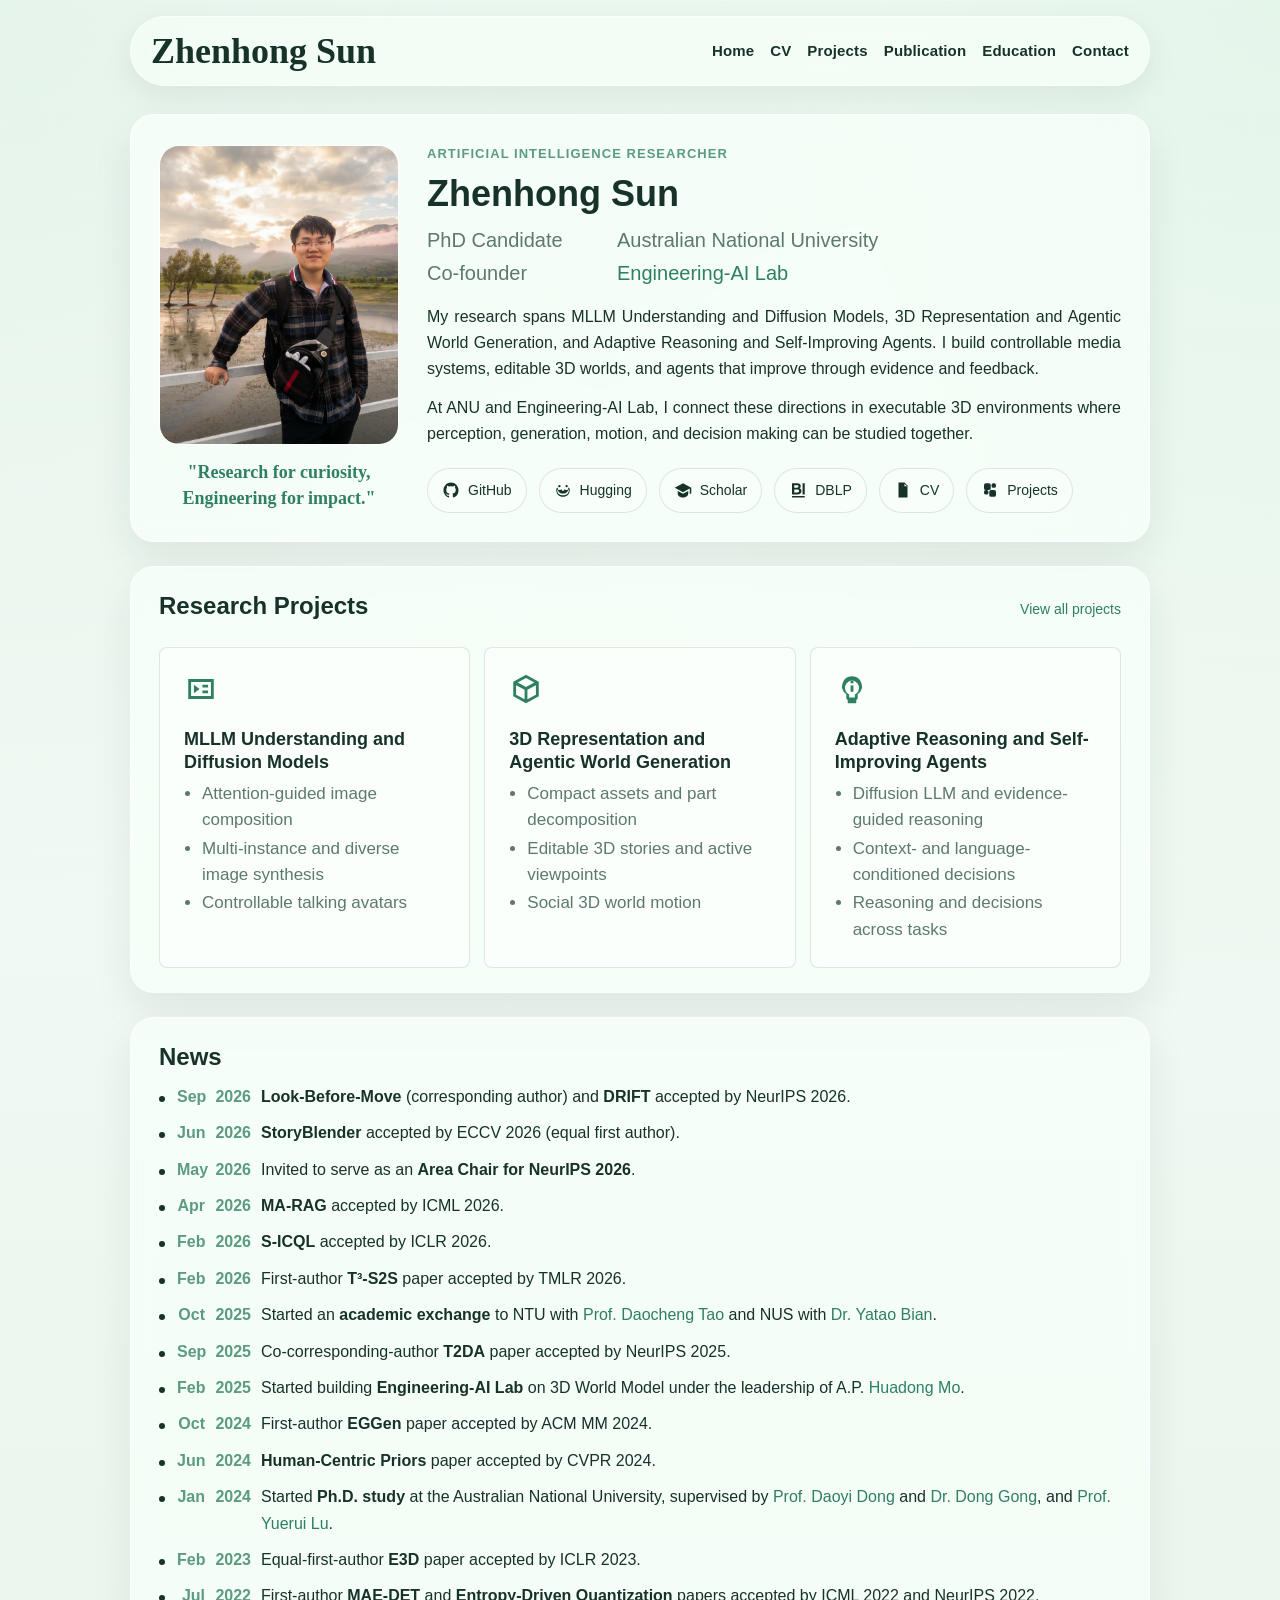
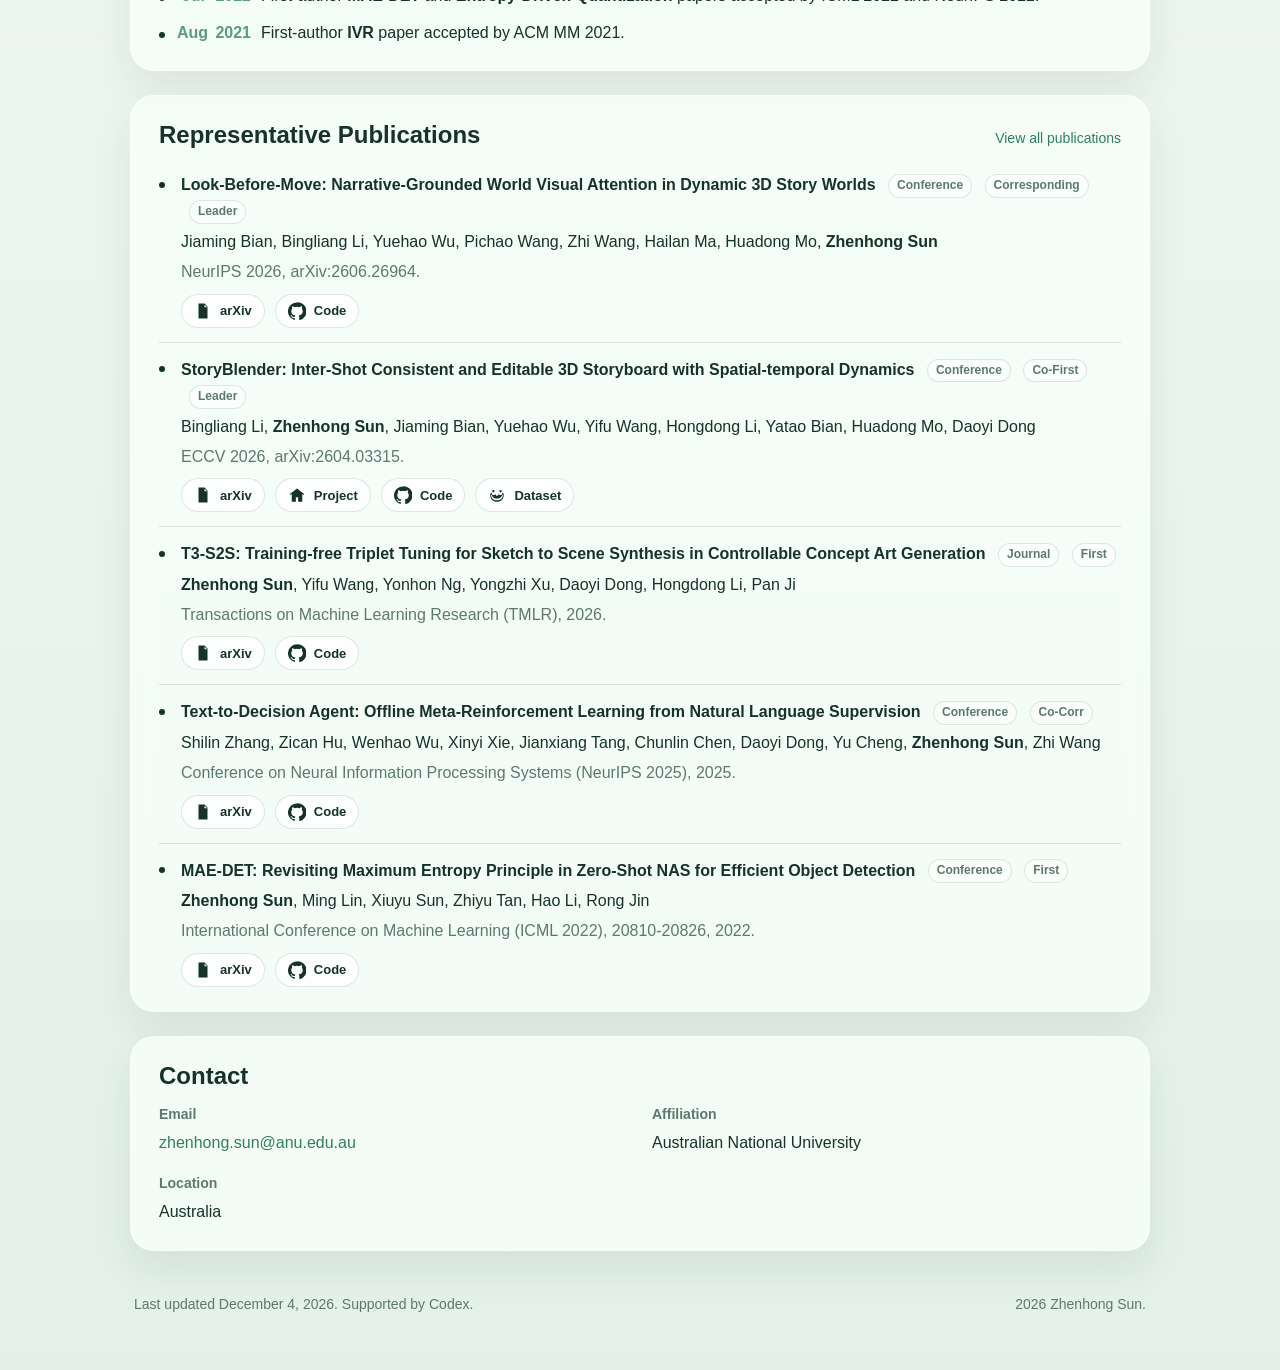
<file: index.html>
<!DOCTYPE html>
<html lang="en">
  <head>
    <meta charset="UTF-8" />
    <meta name="viewport" content="width=device-width, initial-scale=1.0" />
    <title>Zhenhong Sun | Home</title>
    <meta
      name="description"
      content="Academic homepage of Zhenhong Sun, featuring research projects, publications, and academic experience."
    />
    <link rel="icon" href="favicon.svg" type="image/svg+xml" />
    <link rel="stylesheet" href="styles.css" />
  </head>
  <body>
    <div class="page-shell">
      <header class="site-header">
        <a class="brand" href="index.html">Zhenhong Sun</a>
        <nav class="site-nav" aria-label="Primary">
          <a href="index.html">Home</a>
          <a href="cv.html">CV</a>
          <a href="projects.html">Projects</a>
          <a href="publications.html">Publication</a>
          <a href="education.html">Education</a>
          <a href="#contact">Contact</a>
        </nav>
      </header>

      <main>
        <section class="hero-panel">
          <div class="hero-photo-wrap">
            <img
              class="hero-photo"
              src="ZhenhongSun.jpg"
              alt="Portrait of Zhenhong Sun"
            />
            <p class="hero-slogan">
              <span>"Research for curiosity,</span>
              <span>Engineering for impact."</span>
            </p>
          </div>
          <div class="hero-copy">
            <p class="meta">Artificial Intelligence Researcher</p>
            <h1 class="page-title">Zhenhong Sun</h1>
            <div class="subtitle">
              <div class="subtitle-row">
                <span>PhD Candidate</span>
                <span>Australian National University</span>
              </div>
              <div class="subtitle-row">
                <span>Co-founder</span>
                <span>
                  <a
                    href="https://engineeringai-lab.github.io"
                    target="_blank"
                    rel="noreferrer"
                  >Engineering-AI Lab</a>
                </span>
              </div>
            </div>
            <p class="lede">
              My research spans MLLM Understanding and Diffusion Models, 3D Representation and Agentic World Generation, and Adaptive Reasoning and Self-Improving Agents. I build controllable media systems, editable 3D worlds, and agents that improve through evidence and feedback.
            </p>
            <p class="lede lede-secondary">
              At ANU and Engineering-AI Lab, I connect these directions in executable 3D environments where perception, generation, motion, and decision making can be studied together.
            </p>
            <div class="icon-links" aria-label="Profile links">
              <a
                class="icon-link"
                href="https://github.com/EngineeringAI-LAB"
                target="_blank"
                rel="noreferrer"
                aria-label="GitHub"
                title="GitHub"
              >
                <svg viewBox="0 0 24 24" aria-hidden="true">
                  <path d="M12 2C6.48 2 2 6.58 2 12.22c0 4.52 2.87 8.35 6.84 9.7.5.1.68-.22.68-.49 0-.24-.01-.88-.01-1.73-2.78.62-3.37-1.37-3.37-1.37-.45-1.18-1.11-1.5-1.11-1.5-.91-.64.07-.63.07-.63 1.01.07 1.54 1.06 1.54 1.06.9 1.57 2.36 1.12 2.94.86.09-.67.35-1.12.63-1.38-2.22-.26-4.56-1.14-4.56-5.06 0-1.12.39-2.03 1.03-2.75-.1-.26-.45-1.31.1-2.72 0 0 .84-.28 2.75 1.05A9.35 9.35 0 0 1 12 6.92c.85 0 1.7.12 2.5.34 1.9-1.33 2.74-1.05 2.74-1.05.55 1.41.2 2.46.1 2.72.64.72 1.03 1.63 1.03 2.75 0 3.93-2.34 4.8-4.57 5.05.36.32.68.94.68 1.9 0 1.38-.01 2.49-.01 2.83 0 .27.18.59.69.49A10.22 10.22 0 0 0 22 12.22C22 6.58 17.52 2 12 2Z" />
                </svg>
                <span>GitHub</span>
              </a>
              <a
                class="icon-link"
                href="https://huggingface.co/EngineeringAI-LAB"
                target="_blank"
                rel="noreferrer"
                aria-label="Hugging Face"
                title="Hugging Face"
              >
                <svg viewBox="0 0 24 24" aria-hidden="true">
                  <path d="M7.2 8.4a1.6 1.6 0 1 1 0-3.2 1.6 1.6 0 0 1 0 3.2Zm9.6 0a1.6 1.6 0 1 1 0-3.2 1.6 1.6 0 0 1 0 3.2ZM5.4 11.2c.7.45 1.55.68 2.5.68.86 0 1.66-.19 2.36-.56.2-.1.44.03.46.25.1 1.04.63 1.69 1.28 1.69s1.18-.65 1.28-1.69c.02-.22.26-.35.46-.25.7.37 1.5.56 2.36.56.95 0 1.8-.23 2.5-.68.22-.14.5.05.45.31-.56 3.11-3.45 5.29-7.05 5.29s-6.49-2.18-7.05-5.29c-.05-.26.23-.45.45-.31Z" />
                  <path d="M4.25 8.92c-.6.46-1.25 1.44-1.25 3.36C3 17.3 6.82 21 12 21s9-3.7 9-8.72c0-1.92-.65-2.9-1.25-3.36-.37-.29-.89.02-.8.49.08.42.05.92-.17 1.38-.15.31.05.68.39.72.35.04.61.34.61.69 0 4.03-3.13 6.8-7.78 6.8s-7.78-2.77-7.78-6.8c0-.35.26-.65.61-.69.34-.04.54-.41.39-.72-.22-.46-.25-.96-.17-1.38.09-.47-.43-.78-.8-.49Z" />
                </svg>
                <span>Hugging</span>
              </a>
              <a
                class="icon-link"
                href="https://scholar.google.com/citations?user=eDiXHP8AAAAJ"
                target="_blank"
                rel="noreferrer"
                aria-label="Google Scholar"
                title="Google Scholar"
              >
                <svg viewBox="0 0 24 24" aria-hidden="true">
                  <path d="M12 3 1 9l11 6 9-4.91V17h2V9L12 3Zm0 14L5 13.18V17c0 2.76 3.13 5 7 5s7-2.24 7-5v-3.82L12 17Z" />
                </svg>
                <span>Scholar</span>
              </a>
              <a
                class="icon-link"
                href="https://dblp.org/pid/250/5750.html"
                target="_blank"
                rel="noreferrer"
                aria-label="DBLP"
                title="DBLP"
              >
                <svg viewBox="0 0 24 24" aria-hidden="true">
                  <path d="M4 3h7.2c2.7 0 4.5 1.54 4.5 3.86 0 1.25-.55 2.3-1.54 2.94 1.53.56 2.48 1.85 2.48 3.55 0 2.8-2.05 4.65-5.15 4.65H4V3Zm3 2.7v3.15h3.76c1.17 0 1.88-.59 1.88-1.58 0-1-.72-1.57-1.88-1.57H7Zm0 5.75v3.85h4.13c1.5 0 2.35-.72 2.35-1.94 0-1.19-.86-1.91-2.35-1.91H7Z" />
                  <path d="M18.1 3H21v15h-2.9V3Z" />
                  <path d="M4 20h17v2H4v-2Z" />
                </svg>
                <span>DBLP</span>
              </a>
              <a
                class="icon-link"
                href="cv.html"
                aria-label="Curriculum Vitae"
                title="Curriculum Vitae"
              >
                <svg viewBox="0 0 24 24" aria-hidden="true">
                  <path d="M6 2h8l4 4v16H6V2Zm8 1.5V7h3.5L14 3.5ZM8 10h8v1.5H8V10Zm0 3h8v1.5H8V13Zm0 3h6v1.5H8V16Z" />
                </svg>
                <span>CV</span>
              </a>
              <a
                class="icon-link"
                href="projects.html"
                aria-label="Projects"
                title="Projects"
              >
                <svg viewBox="0 0 24 24" aria-hidden="true">
                  <path d="M4 5.5A2.5 2.5 0 0 1 6.5 3h4A2.5 2.5 0 0 1 13 5.5v4A2.5 2.5 0 0 1 10.5 12h-4A2.5 2.5 0 0 1 4 9.5v-4Zm7 9A2.5 2.5 0 0 1 13.5 12h4a2.5 2.5 0 0 1 2.5 2.5v4a2.5 2.5 0 0 1-2.5 2.5h-4a2.5 2.5 0 0 1-2.5-2.5v-4Zm-7 0A2.5 2.5 0 0 1 6.5 12h1A2.5 2.5 0 0 1 10 14.5v1A2.5 2.5 0 0 1 7.5 18h-1A2.5 2.5 0 0 1 4 15.5v-1Zm10-9A2.5 2.5 0 0 1 16.5 3h1A2.5 2.5 0 0 1 20 5.5v1A2.5 2.5 0 0 1 17.5 9h-1A2.5 2.5 0 0 1 14 6.5v-1Z" />
                </svg>
                <span>Projects</span>
              </a>
            </div>
          </div>
        </section>

        <section class="section-block">
          <div class="section-heading-row">
            <h2>Research Projects</h2>
            <a class="text-link" href="projects.html">View all projects</a>
          </div>
          <div class="overview-grid">
            <div class="overview-card">
              <svg class="overview-icon" viewBox="0 0 24 24" aria-hidden="true">
                <path d="M3 5h18v14H3V5Zm2 2v10h14V7H5Zm2 2 4 3-4 3V9Zm6 0h4v2h-4V9Zm0 4h4v2h-4v-2Z" />
              </svg>
              <div>
                <h3>MLLM Understanding and Diffusion Models</h3>
                <ul>
                  <li>Attention-guided image composition</li>
                  <li>Multi-instance and diverse image synthesis</li>
                  <li>Controllable talking avatars</li>
                </ul>
              </div>
            </div>
            <div class="overview-card">
              <svg class="overview-icon" viewBox="0 0 24 24" aria-hidden="true">
                <path d="M12 2 3 6.8v10.4L12 22l9-4.8V6.8L12 2Zm0 2.3 5.9 3.15L12 10.6 6.1 7.45 12 4.3Zm-7 5 6 3.2v6.7l-6-3.2V9.3Zm8 9.9v-6.7l6-3.2V16l-6 3.2Z" />
              </svg>
              <div>
                <h3>3D Representation and Agentic World Generation</h3>
                <ul>
                  <li>Compact assets and part decomposition</li>
                  <li>Editable 3D stories and active viewpoints</li>
                  <li>Social 3D world motion</li>
                </ul>
              </div>
            </div>
            <div class="overview-card">
              <svg class="overview-icon" viewBox="0 0 24 24" aria-hidden="true">
                <path d="M12 3a7 7 0 0 0-4 12.74V18a2 2 0 0 0 2 2h4a2 2 0 0 0 2-2v-2.26A7 7 0 0 0 12 3Zm2 12.9V18h-4v-2.1l-.83-.55A5 5 0 1 1 14.83 15.35L14 15.9ZM9 22h6v-2H9v2Zm2-12.5h2V14h-2V9.5Zm0-3.5h2v2h-2V6Z" />
              </svg>
              <div>
                <h3>Adaptive Reasoning and Self-Improving Agents</h3>
                <ul>
                  <li>Diffusion LLM and evidence-guided reasoning</li>
                  <li>Context- and language-conditioned decisions</li>
                  <li>Reasoning and decisions across tasks</li>
                </ul>
              </div>
            </div>
          </div>
        </section>

        <section class="section-block">
          <h2>News</h2>
          <ul class="timeline-list">
            <li>
              <span class="timeline-dot" aria-hidden="true"></span>
              <span class="timeline-date"><span>Sep</span><span>2026</span></span>
              <span class="timeline-text"><a class="news-highlight" href="https://arxiv.org/abs/2606.26964" target="_blank" rel="noreferrer">Look-Before-Move</a> (corresponding author) and <a class="news-highlight" href="https://arxiv.org/abs/2601.12401" target="_blank" rel="noreferrer">DRIFT</a> accepted by NeurIPS 2026.</span>
            </li>
            <li>
              <span class="timeline-dot" aria-hidden="true"></span>
              <span class="timeline-date"><span>Jun</span><span>2026</span></span>
              <span class="timeline-text"><a class="news-highlight" href="https://arxiv.org/abs/2604.03315" target="_blank" rel="noreferrer">StoryBlender</a> accepted by ECCV 2026 (equal first author).</span>
            </li>
            <li>
              <span class="timeline-dot" aria-hidden="true"></span>
              <span class="timeline-date"><span>May</span><span>2026</span></span>
              <span class="timeline-text">Invited to serve as an <span class="news-highlight">Area Chair for NeurIPS 2026</span>.</span>
            </li>
            <li>
              <span class="timeline-dot" aria-hidden="true"></span>
              <span class="timeline-date"><span>Apr</span><span>2026</span></span>
              <span class="timeline-text"><a class="news-highlight" href="https://arxiv.org/abs/2603.03292" target="_blank" rel="noreferrer">MA-RAG</a> accepted by ICML 2026.</span>
            </li>
            <li>
              <span class="timeline-dot" aria-hidden="true"></span>
              <span class="timeline-date"><span>Feb</span><span>2026</span></span>
              <span class="timeline-text"><a class="news-highlight" href="https://arxiv.org/abs/2506.01299" target="_blank" rel="noreferrer">S-ICQL</a> accepted by ICLR 2026.</span>
            </li>
            <li>
              <span class="timeline-dot" aria-hidden="true"></span>
              <span class="timeline-date"><span>Feb</span><span>2026</span></span>
              <span class="timeline-text">First-author <a class="news-highlight" href="https://arxiv.org/abs/2412.13486" target="_blank" rel="noreferrer">T³-S2S</a> paper accepted by TMLR 2026.</span>
            </li>
            <li>
              <span class="timeline-dot" aria-hidden="true"></span>
              <span class="timeline-date"><span>Oct</span><span>2025</span></span>
              <span class="timeline-text">
                Started an <span class="news-highlight">academic exchange</span> to NTU with
                <a href="https://scholar.google.com/citations?user=RwlJNLcAAAAJ&amp;hl=en" target="_blank" rel="noreferrer">Prof. Daocheng Tao</a>
                and NUS with
                <a href="https://yataobian.com/" target="_blank" rel="noreferrer">Dr. Yatao Bian</a>.
              </span>
            </li>
            <li>
              <span class="timeline-dot" aria-hidden="true"></span>
              <span class="timeline-date"><span>Sep</span><span>2025</span></span>
              <span class="timeline-text">Co-corresponding-author <a class="news-highlight" href="https://arxiv.org/abs/2504.15046" target="_blank" rel="noreferrer">T2DA</a> paper accepted by NeurIPS 2025.</span>
            </li>
            <li>
              <span class="timeline-dot" aria-hidden="true"></span>
              <span class="timeline-date"><span>Feb</span><span>2025</span></span>
              <span class="timeline-text">
                Started building
                <a class="news-highlight" href="https://github.com/EngineeringAI-LAB" target="_blank" rel="noreferrer">Engineering-AI Lab</a>
                on 3D World Model under the leadership of A.P.
                <a href="https://www.unsw.edu.au/staff/huadong-mo" target="_blank" rel="noreferrer">Huadong Mo</a>.
              </span>
            </li>
            <li>
              <span class="timeline-dot" aria-hidden="true"></span>
              <span class="timeline-date"><span>Oct</span><span>2024</span></span>
              <span class="timeline-text">First-author <a class="news-highlight" href="https://doi.org/10.1145/3664647.3680898" target="_blank" rel="noreferrer">EGGen</a> paper accepted by ACM MM 2024.</span>
            </li>
            <li>
              <span class="timeline-dot" aria-hidden="true"></span>
              <span class="timeline-date"><span>Jun</span><span>2024</span></span>
              <span class="timeline-text"><a class="news-highlight" href="https://arxiv.org/abs/2403.05239" target="_blank" rel="noreferrer">Human-Centric Priors</a> paper accepted by CVPR 2024.</span>
            </li>
            <li>
              <span class="timeline-dot" aria-hidden="true"></span>
              <span class="timeline-date"><span>Jan</span><span>2024</span></span>
              <span class="timeline-text">
                Started <span class="news-highlight">Ph.D. study</span> at the Australian National University, supervised by
                <a href="https://scholar.google.com/citations?user=ACw1Y4oAAAAJ&amp;hl=en" target="_blank" rel="noreferrer">Prof. Daoyi Dong</a>
                and
                <a href="https://donggong1.github.io/" target="_blank" rel="noreferrer">Dr. Dong Gong</a>, and
                <a href="https://researchportalplus.anu.edu.au/en/persons/yuerui-lu/" target="_blank" rel="noreferrer">Prof. Yuerui Lu</a>.
              </span>
            </li>
            <li>
              <span class="timeline-dot" aria-hidden="true"></span>
              <span class="timeline-date"><span>Feb</span><span>2023</span></span>
              <span class="timeline-text">Equal-first-author <a class="news-highlight" href="https://arxiv.org/abs/2303.02693" target="_blank" rel="noreferrer">E3D</a> paper accepted by ICLR 2023.</span>
            </li>
            <li>
              <span class="timeline-dot" aria-hidden="true"></span>
              <span class="timeline-date"><span>Jul</span><span>2022</span></span>
              <span class="timeline-text">First-author <a class="news-highlight" href="https://arxiv.org/abs/2111.13336" target="_blank" rel="noreferrer">MAE-DET</a> and <a class="news-highlight" href="https://proceedings.neurips.cc/paper_files/paper/2022/hash/86e7ebb16d33d59e62d1b0a079ea058d-Abstract-Conference.html" target="_blank" rel="noreferrer">Entropy-Driven Quantization</a> papers accepted by ICML 2022 and NeurIPS 2022.</span>
            </li>
            <li>
              <span class="timeline-dot" aria-hidden="true"></span>
              <span class="timeline-date"><span>Aug</span><span>2021</span></span>
              <span class="timeline-text">First-author <a class="news-highlight" href="https://arxiv.org/abs/2109.09280" target="_blank" rel="noreferrer">IVR</a> paper accepted by ACM MM 2021.</span>
            </li>
          </ul>
        </section>

        <section class="section-block">
          <div class="section-heading-row">
            <h2>Representative Publications</h2>
            <a class="text-link" href="publications.html">View all publications</a>
          </div>
          <ul class="publication-list">
            <li>
              <div class="publication-title-row">
                <span class="publication-bullet" aria-hidden="true"></span>
                <div class="publication-title">
                  Look-Before-Move: Narrative-Grounded World Visual Attention in Dynamic 3D Story Worlds
                  <span class="publication-type">Conference</span>
                  <span class="publication-type">Corresponding</span>
                  <span class="publication-type">Leader</span>
                </div>
              </div>
              <div class="publication-authors">
                Jiaming Bian, Bingliang Li, Yuehao Wu, Pichao Wang, Zhi Wang,
                Hailan Ma, Huadong Mo, <strong>Zhenhong Sun</strong>
              </div>
              <div class="publication-venue">
                NeurIPS 2026, arXiv:2606.26964.
              </div>
            </li>
            <li>
              <div class="publication-title-row">
                <span class="publication-bullet" aria-hidden="true"></span>
                <div class="publication-title">
                  StoryBlender: Inter-Shot Consistent and Editable 3D
                  Storyboard with Spatial-temporal Dynamics
                  <span class="publication-type">Conference</span>
                  <span class="publication-type">Co-First</span>
                  <span class="publication-type">Leader</span>
                </div>
              </div>
              <div class="publication-authors">
                Bingliang Li, <strong>Zhenhong Sun</strong>, Jiaming Bian,
                Yuehao Wu, Yifu Wang, Hongdong Li, Yatao Bian, Huadong Mo,
                Daoyi Dong
              </div>
              <div class="publication-venue">
                ECCV 2026, arXiv:2604.03315.
              </div>
            </li>
            <li>
              <div class="publication-title-row">
                <span class="publication-bullet" aria-hidden="true"></span>
                <div class="publication-title">
                  T3-S2S: Training-free Triplet Tuning for Sketch to Scene
                  Synthesis in Controllable Concept Art Generation
                  <span class="publication-type">Journal</span>
                  <span class="publication-type">First</span>
                </div>
              </div>
              <div class="publication-authors">
                <strong>Zhenhong Sun</strong>, Yifu Wang, Yonhon Ng, Yongzhi
                Xu, Daoyi Dong, Hongdong Li, Pan Ji
              </div>
              <div class="publication-venue">
                Transactions on Machine Learning Research (TMLR), 2026.
              </div>
            </li>
            <li>
              <div class="publication-title-row">
                <span class="publication-bullet" aria-hidden="true"></span>
                <div class="publication-title">
                  Text-to-Decision Agent: Offline Meta-Reinforcement Learning
                  from Natural Language Supervision
                  <span class="publication-type">Conference</span>
                  <span class="publication-type">Co-Corr</span>
                </div>
              </div>
              <div class="publication-authors">
                Shilin Zhang, Zican Hu, Wenhao Wu, Xinyi Xie, Jianxiang Tang,
                Chunlin Chen, Daoyi Dong, Yu Cheng, <strong>Zhenhong Sun</strong>,
                Zhi Wang
              </div>
              <div class="publication-venue">
                Conference on Neural Information Processing Systems
                (NeurIPS 2025), 2025.
              </div>
            </li>
            <li>
              <div class="publication-title-row">
                <span class="publication-bullet" aria-hidden="true"></span>
                <div class="publication-title">
                  MAE-DET: Revisiting Maximum Entropy Principle in Zero-Shot NAS
                  for Efficient Object Detection
                  <span class="publication-type">Conference</span>
                  <span class="publication-type">First</span>
                </div>
              </div>
              <div class="publication-authors">
                <strong>Zhenhong Sun</strong>, Ming Lin, Xiuyu Sun, Zhiyu Tan,
                Hao Li, Rong Jin
              </div>
              <div class="publication-venue">
                International Conference on Machine Learning (ICML 2022),
                20810-20826, 2022.
              </div>
            </li>
          </ul>
        </section>

        <section class="section-block" id="contact">
          <h2>Contact</h2>
          <div class="contact-grid">
            <div>
              <strong>Email</strong>
              <span><a href="mailto:zhenhong.sun@anu.edu.au">zhenhong.sun@anu.edu.au</a></span>
            </div>
            <div>
              <strong>Affiliation</strong>
              <span>Australian National University</span>
            </div>
            <div>
              <strong>Location</strong>
              <span>Australia</span>
            </div>
          </div>
        </section>
      </main>

      <footer class="site-footer">
        <p>Last updated <span id="last-updated">recently</span>. Supported by Codex.</p>
        <p><span id="current-year"></span> Zhenhong Sun.</p>
      </footer>
    </div>

    <script src="script.js"></script>
  </body>
</html>
</file>
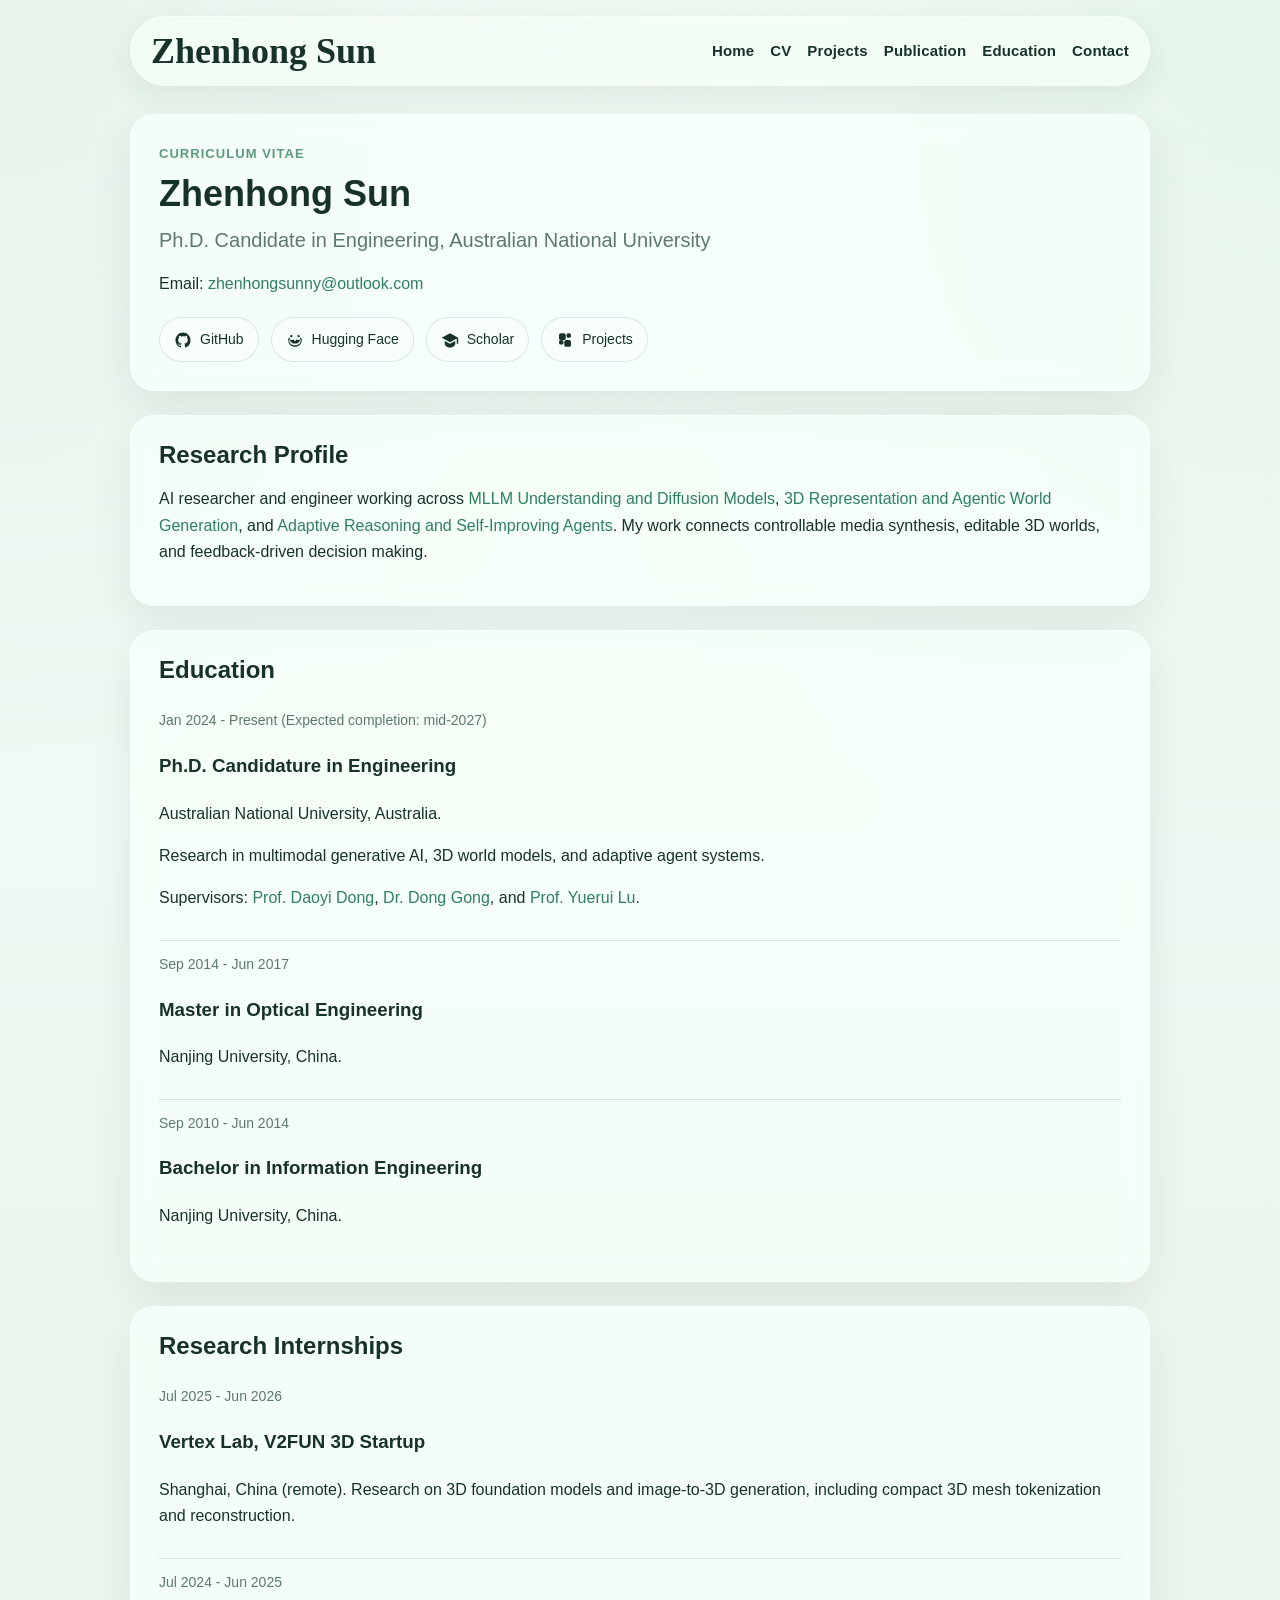
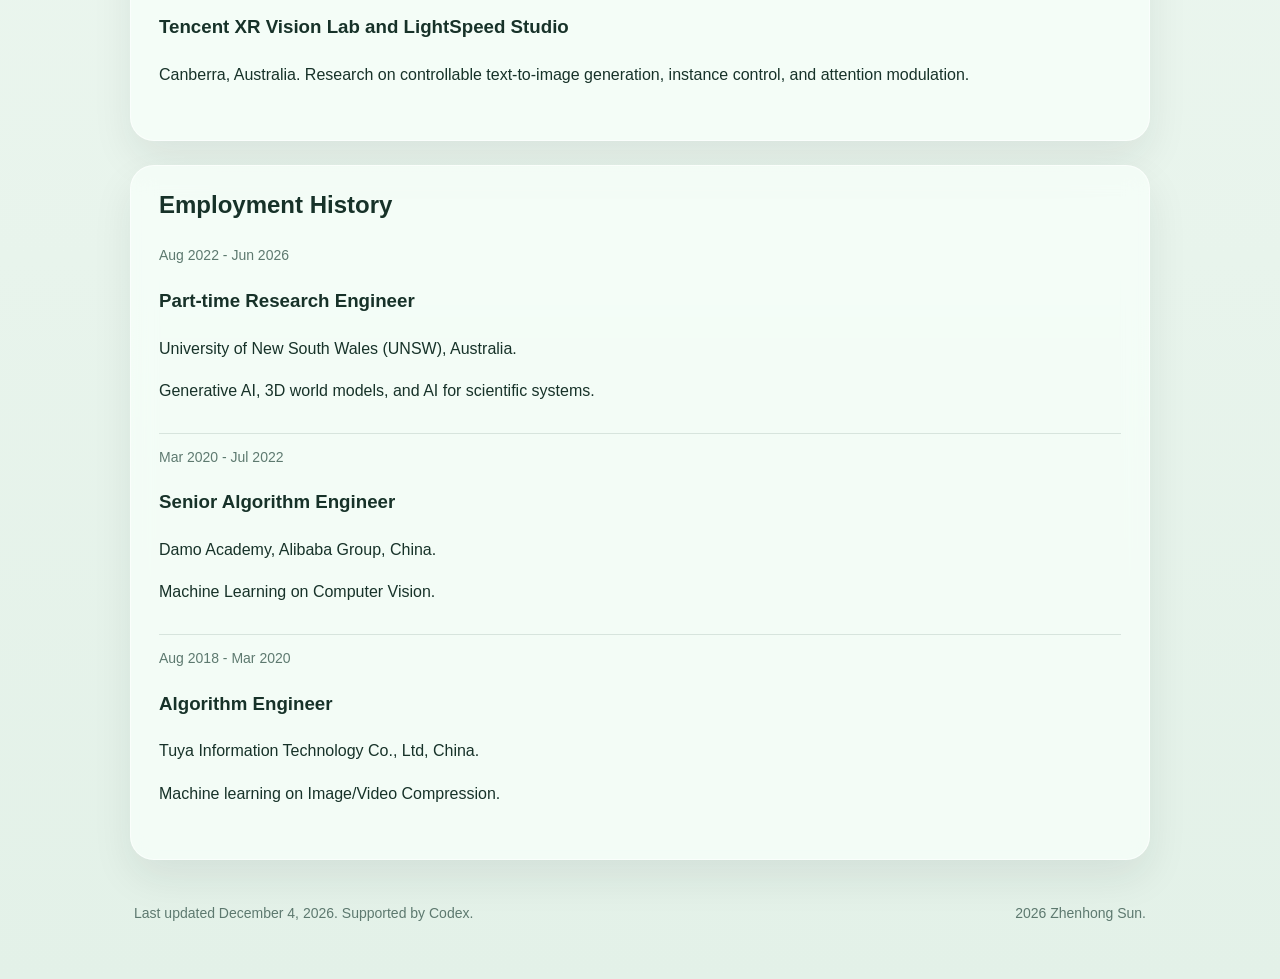
<file: cv.html>
<!DOCTYPE html>
<html lang="en">
  <head>
    <meta charset="UTF-8" />
    <meta name="viewport" content="width=device-width, initial-scale=1.0" />
    <title>Zhenhong Sun | CV</title>
    <meta name="description" content="Curriculum Vitae of Zhenhong Sun." />
    <link rel="icon" href="favicon.svg" type="image/svg+xml" />
    <link rel="stylesheet" href="styles.css" />
  </head>
  <body>
    <div class="page-shell">
      <header class="site-header">
        <a class="brand" href="index.html">Zhenhong Sun</a>
        <nav class="site-nav" aria-label="Primary">
          <a href="index.html">Home</a>
          <a href="cv.html">CV</a>
          <a href="projects.html">Projects</a>
          <a href="publications.html">Publication</a>
          <a href="education.html">Education</a>
          <a href="index.html#contact">Contact</a>
        </nav>
      </header>

      <main>
        <section class="page-header">
          <p class="meta">Curriculum Vitae</p>
          <h1 class="page-title">Zhenhong Sun</h1>
          <p class="subtitle">
            Ph.D. Candidate in Engineering, Australian National University
          </p>
          <p class="lede">
            Email: <a href="mailto:zhenhongsunny@outlook.com">zhenhongsunny@outlook.com</a>
          </p>
          <div class="icon-links" aria-label="Profile links">
            <a
              class="icon-link"
              href="https://github.com/EngineeringAI-LAB"
              target="_blank"
              rel="noreferrer"
              aria-label="GitHub"
              title="GitHub"
            >
              <svg viewBox="0 0 24 24" aria-hidden="true">
                <path d="M12 2C6.48 2 2 6.58 2 12.22c0 4.52 2.87 8.35 6.84 9.7.5.1.68-.22.68-.49 0-.24-.01-.88-.01-1.73-2.78.62-3.37-1.37-3.37-1.37-.45-1.18-1.11-1.5-1.11-1.5-.91-.64.07-.63.07-.63 1.01.07 1.54 1.06 1.54 1.06.9 1.57 2.36 1.12 2.94.86.09-.67.35-1.12.63-1.38-2.22-.26-4.56-1.14-4.56-5.06 0-1.12.39-2.03 1.03-2.75-.1-.26-.45-1.31.1-2.72 0 0 .84-.28 2.75 1.05A9.35 9.35 0 0 1 12 6.92c.85 0 1.7.12 2.5.34 1.9-1.33 2.74-1.05 2.74-1.05.55 1.41.2 2.46.1 2.72.64.72 1.03 1.63 1.03 2.75 0 3.93-2.34 4.8-4.57 5.05.36.32.68.94.68 1.9 0 1.38-.01 2.49-.01 2.83 0 .27.18.59.69.49A10.22 10.22 0 0 0 22 12.22C22 6.58 17.52 2 12 2Z" />
              </svg>
              <span>GitHub</span>
            </a>
            <a
              class="icon-link"
              href="https://huggingface.co/EngineeringAI-LAB"
              target="_blank"
              rel="noreferrer"
              aria-label="Hugging Face"
              title="Hugging Face"
            >
              <svg viewBox="0 0 24 24" aria-hidden="true">
                <path d="M7.2 8.4a1.6 1.6 0 1 1 0-3.2 1.6 1.6 0 0 1 0 3.2Zm9.6 0a1.6 1.6 0 1 1 0-3.2 1.6 1.6 0 0 1 0 3.2ZM5.4 11.2c.7.45 1.55.68 2.5.68.86 0 1.66-.19 2.36-.56.2-.1.44.03.46.25.1 1.04.63 1.69 1.28 1.69s1.18-.65 1.28-1.69c.02-.22.26-.35.46-.25.7.37 1.5.56 2.36.56.95 0 1.8-.23 2.5-.68.22-.14.5.05.45.31-.56 3.11-3.45 5.29-7.05 5.29s-6.49-2.18-7.05-5.29c-.05-.26.23-.45.45-.31Z" />
                <path d="M4.25 8.92c-.6.46-1.25 1.44-1.25 3.36C3 17.3 6.82 21 12 21s9-3.7 9-8.72c0-1.92-.65-2.9-1.25-3.36-.37-.29-.89.02-.8.49.08.42.05.92-.17 1.38-.15.31.05.68.39.72.35.04.61.34.61.69 0 4.03-3.13 6.8-7.78 6.8s-7.78-2.77-7.78-6.8c0-.35.26-.65.61-.69.34-.04.54-.41.39-.72-.22-.46-.25-.96-.17-1.38.09-.47-.43-.78-.8-.49Z" />
              </svg>
              <span>Hugging Face</span>
            </a>
            <a
              class="icon-link"
              href="https://scholar.google.com/citations?user=eDiXHP8AAAAJ"
              target="_blank"
              rel="noreferrer"
              aria-label="Google Scholar"
              title="Google Scholar"
            >
              <svg viewBox="0 0 24 24" aria-hidden="true">
                <path d="M12 3 1 9l11 6 9-4.91V17h2V9L12 3Zm0 14L5 13.18V17c0 2.76 3.13 5 7 5s7-2.24 7-5v-3.82L12 17Z" />
              </svg>
              <span>Scholar</span>
            </a>
            <a
              class="icon-link"
              href="projects.html"
              aria-label="Projects"
              title="Projects"
            >
              <svg viewBox="0 0 24 24" aria-hidden="true">
                <path d="M4 5.5A2.5 2.5 0 0 1 6.5 3h4A2.5 2.5 0 0 1 13 5.5v4A2.5 2.5 0 0 1 10.5 12h-4A2.5 2.5 0 0 1 4 9.5v-4Zm7 9A2.5 2.5 0 0 1 13.5 12h4a2.5 2.5 0 0 1 2.5 2.5v4a2.5 2.5 0 0 1-2.5 2.5h-4a2.5 2.5 0 0 1-2.5-2.5v-4Zm-7 0A2.5 2.5 0 0 1 6.5 12h1A2.5 2.5 0 0 1 10 14.5v1A2.5 2.5 0 0 1 7.5 18h-1A2.5 2.5 0 0 1 4 15.5v-1Zm10-9A2.5 2.5 0 0 1 16.5 3h1A2.5 2.5 0 0 1 20 5.5v1A2.5 2.5 0 0 1 17.5 9h-1A2.5 2.5 0 0 1 14 6.5v-1Z" />
              </svg>
              <span>Projects</span>
            </a>
          </div>
        </section>

        <section class="section-block">
          <h2>Research Profile</h2>
          <p>AI researcher and engineer working across <a href="projects.html">MLLM Understanding and Diffusion Models</a>, <a href="projects.html">3D Representation and Agentic World Generation</a>, and <a href="projects.html">Adaptive Reasoning and Self-Improving Agents</a>. My work connects controllable media synthesis, editable 3D worlds, and feedback-driven decision making.</p>
        </section>

        <section class="section-block">
          <h2>Education</h2>
          <div class="cv-item">
            <div class="cv-meta">Jan 2024 - Present (Expected completion: mid-2027)</div>
            <div>
              <h3>Ph.D. Candidature in Engineering</h3>
              <p>Australian National University, Australia.</p>
              <p>Research in multimodal generative AI, 3D world models, and adaptive agent systems.</p>
              <p>Supervisors: <a href="https://scholar.google.com/citations?user=ACw1Y4oAAAAJ&amp;hl=en">Prof. Daoyi Dong</a>, <a href="https://donggong1.github.io/">Dr. Dong Gong</a>, and <a href="https://researchportalplus.anu.edu.au/en/persons/yuerui-lu/">Prof. Yuerui Lu</a>.</p>
            </div>
          </div>
          <div class="cv-item">
            <div class="cv-meta">Sep 2014 - Jun 2017</div>
            <div>
              <h3>Master in Optical Engineering</h3>
              <p>Nanjing University, China.</p>
            </div>
          </div>
          <div class="cv-item">
            <div class="cv-meta">Sep 2010 - Jun 2014</div>
            <div>
              <h3>Bachelor in Information Engineering</h3>
              <p>Nanjing University, China.</p>
            </div>
          </div>
        </section>

        <section class="section-block">
          <h2>Research Internships</h2>
          <div class="cv-item">
            <div class="cv-meta">Jul 2025 - Jun 2026</div>
            <div>
              <h3>Vertex Lab, V2FUN 3D Startup</h3>
              <p>Shanghai, China (remote). Research on 3D foundation models and image-to-3D generation, including compact 3D mesh tokenization and reconstruction.</p>
            </div>
          </div>
          <div class="cv-item">
            <div class="cv-meta">Jul 2024 - Jun 2025</div>
            <div>
              <h3>Tencent XR Vision Lab and LightSpeed Studio</h3>
              <p>Canberra, Australia. Research on controllable text-to-image generation, instance control, and attention modulation.</p>
            </div>
          </div>
        </section>

        <section class="section-block">
          <h2>Employment History</h2>
          <div class="cv-item">
            <div class="cv-meta">Aug 2022 - Jun 2026</div>
            <div>
              <h3>Part-time Research Engineer</h3>
              <p>University of New South Wales (UNSW), Australia.</p>
              <p>Generative AI, 3D world models, and AI for scientific systems.</p>
            </div>
          </div>
          <div class="cv-item">
            <div class="cv-meta">Mar 2020 - Jul 2022</div>
            <div>
              <h3>Senior Algorithm Engineer</h3>
              <p>Damo Academy, Alibaba Group, China.</p>
              <p>Machine Learning on Computer Vision.</p>
            </div>
          </div>
          <div class="cv-item">
            <div class="cv-meta">Aug 2018 - Mar 2020</div>
            <div>
              <h3>Algorithm Engineer</h3>
              <p>Tuya Information Technology Co., Ltd, China.</p>
              <p>Machine learning on Image/Video Compression.</p>
            </div>
          </div>
        </section>

      </main>

      <footer class="site-footer">
        <p>Last updated <span id="last-updated">recently</span>. Supported by Codex.</p>
        <p><span id="current-year"></span> Zhenhong Sun.</p>
      </footer>
    </div>

    <script src="script.js"></script>
  </body>
</html>
</file>
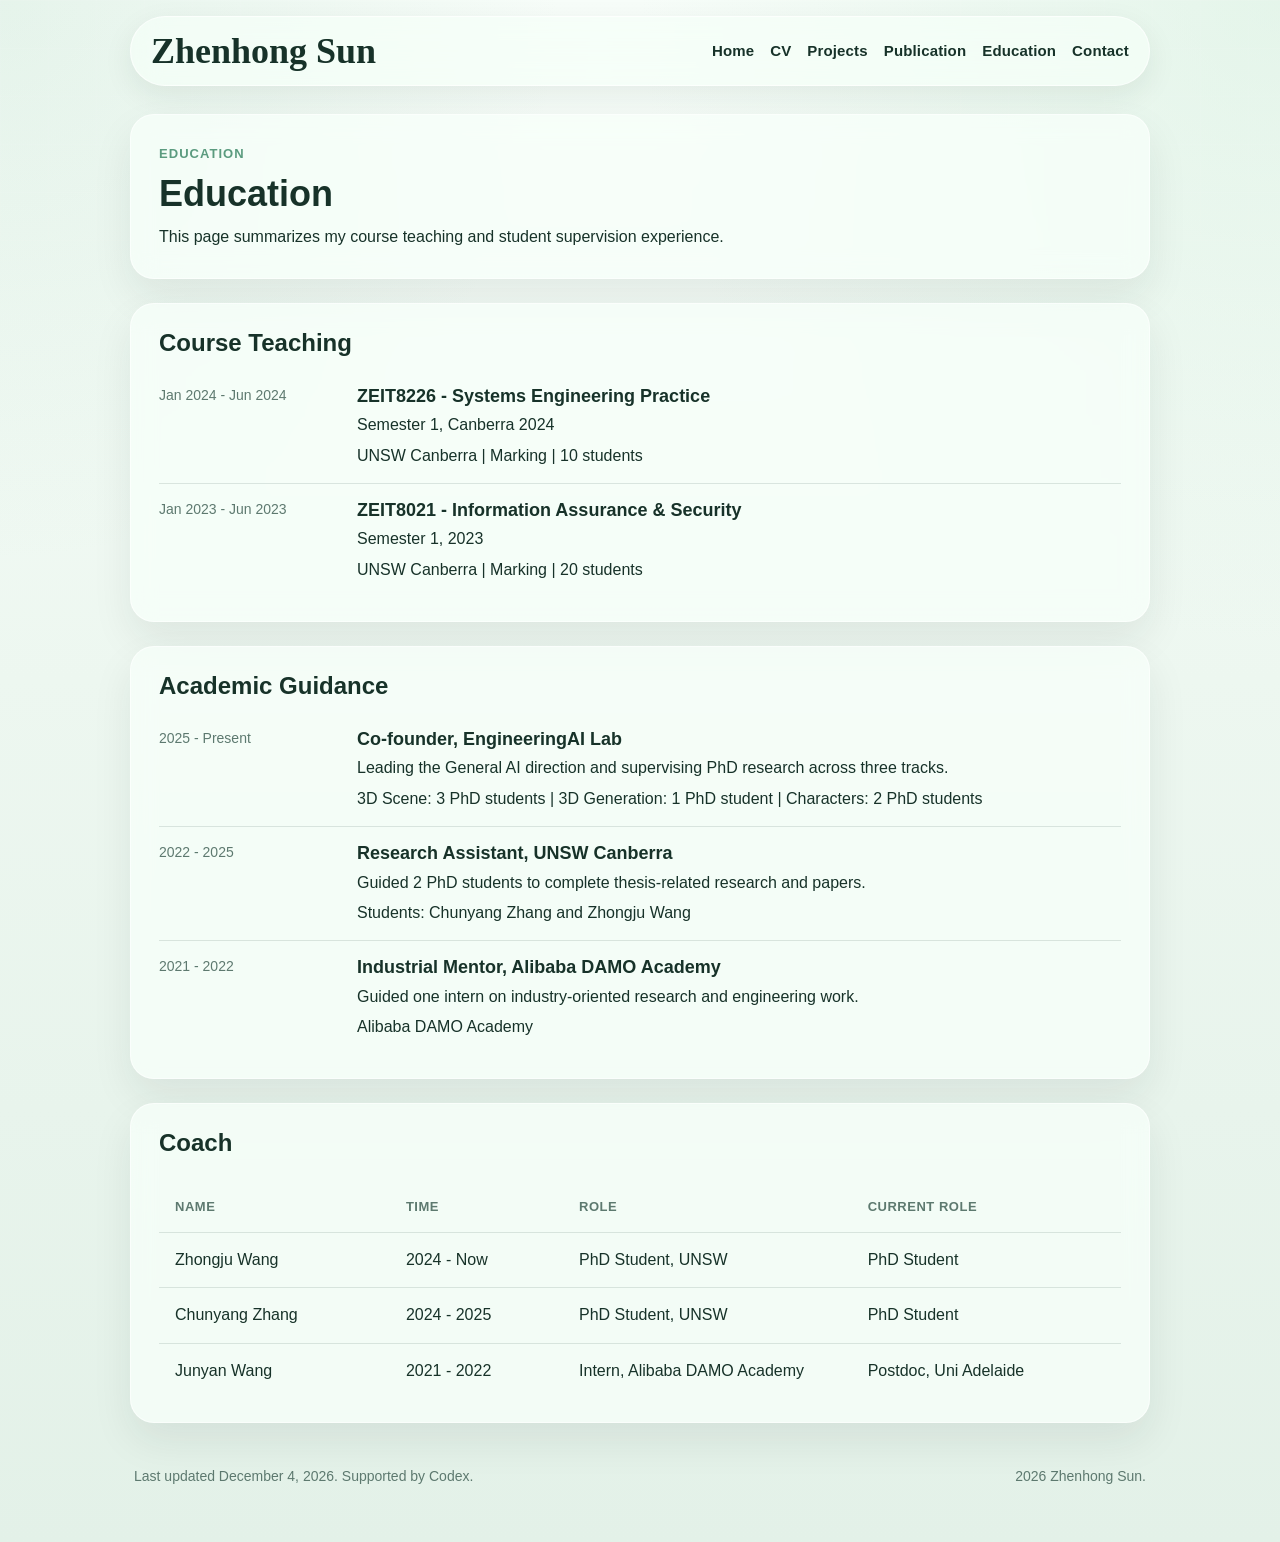
<file: education.html>
<!DOCTYPE html>
<html lang="en">
  <head>
    <meta charset="UTF-8" />
    <meta name="viewport" content="width=device-width, initial-scale=1.0" />
    <title>Zhenhong Sun | Education</title>
    <meta
      name="description"
      content="Education, teaching experience, and supervision of Zhenhong Sun."
    />
    <link rel="icon" href="favicon.svg" type="image/svg+xml" />
    <link rel="stylesheet" href="styles.css" />
  </head>
  <body>
    <div class="page-shell">
      <header class="site-header">
        <a class="brand" href="index.html">Zhenhong Sun</a>
        <nav class="site-nav" aria-label="Primary">
          <a href="index.html">Home</a>
          <a href="cv.html">CV</a>
          <a href="projects.html">Projects</a>
          <a href="publications.html">Publication</a>
          <a href="education.html">Education</a>
          <a href="index.html#contact">Contact</a>
        </nav>
      </header>

      <main>
        <section class="page-header">
          <p class="meta">Education</p>
          <h1 class="page-title">Education</h1>
          <p class="lede">
            This page summarizes my course teaching and student supervision experience.
          </p>
        </section>

        <section class="section-block">
          <h2>Course Teaching</h2>
          <div class="teaching-entry">
            <div class="teaching-time">Jan 2024 - Jun 2024</div>
            <div>
              <h3>ZEIT8226 - Systems Engineering Practice</h3>
              <p>Semester 1, Canberra 2024</p>
              <p>UNSW Canberra | Marking | 10 students</p>
            </div>
          </div>
          <div class="teaching-entry">
            <div class="teaching-time">Jan 2023 - Jun 2023</div>
            <div>
              <h3>ZEIT8021 - Information Assurance &amp; Security</h3>
              <p>Semester 1, 2023</p>
              <p>UNSW Canberra | Marking | 20 students</p>
            </div>
          </div>
        </section>

        <section class="section-block">
          <h2>Academic Guidance</h2>
          <div class="teaching-entry">
            <div class="teaching-time">2025 - Present</div>
            <div>
              <h3>Co-founder, EngineeringAI Lab</h3>
              <p>Leading the General AI direction and supervising PhD research across three tracks.</p>
              <p>3D Scene: 3 PhD students | 3D Generation: 1 PhD student | Characters: 2 PhD students</p>
            </div>
          </div>
          <div class="teaching-entry">
            <div class="teaching-time">2022 - 2025</div>
            <div>
              <h3>Research Assistant, UNSW Canberra</h3>
              <p>Guided 2 PhD students to complete thesis-related research and papers.</p>
              <p>Students: Chunyang Zhang and Zhongju Wang</p>
            </div>
          </div>
          <div class="teaching-entry">
            <div class="teaching-time">2021 - 2022</div>
            <div>
              <h3>Industrial Mentor, Alibaba DAMO Academy</h3>
              <p>Guided one intern on industry-oriented research and engineering work.</p>
              <p>Alibaba DAMO Academy</p>
            </div>
          </div>
        </section>

        <section class="section-block">
          <h2>Coach</h2>
          <div class="table-wrap">
            <table class="profile-table">
              <thead>
                <tr>
                  <th>Name</th>
                  <th>Time</th>
                  <th>Role</th>
                  <th>Current Role</th>
                </tr>
              </thead>
              <tbody>
                <tr>
                  <td>Zhongju Wang</td>
                  <td>2024 - Now</td>
                  <td>PhD Student, UNSW</td>
                  <td>PhD Student</td>
                </tr>
                <tr>
                  <td>Chunyang Zhang</td>
                  <td>2024 - 2025</td>
                  <td>PhD Student, UNSW</td>
                  <td>PhD Student</td>
                </tr>
                <tr>
                  <td>Junyan Wang</td>
                  <td>2021 - 2022</td>
                  <td>Intern, Alibaba DAMO Academy</td>
                  <td>Postdoc, Uni Adelaide</td>
                </tr>
              </tbody>
            </table>
          </div>
        </section>

      </main>

      <footer class="site-footer">
        <p>Last updated <span id="last-updated">recently</span>. Supported by Codex.</p>
        <p><span id="current-year"></span> Zhenhong Sun.</p>
      </footer>
    </div>

    <script src="script.js"></script>
  </body>
</html>
</file>
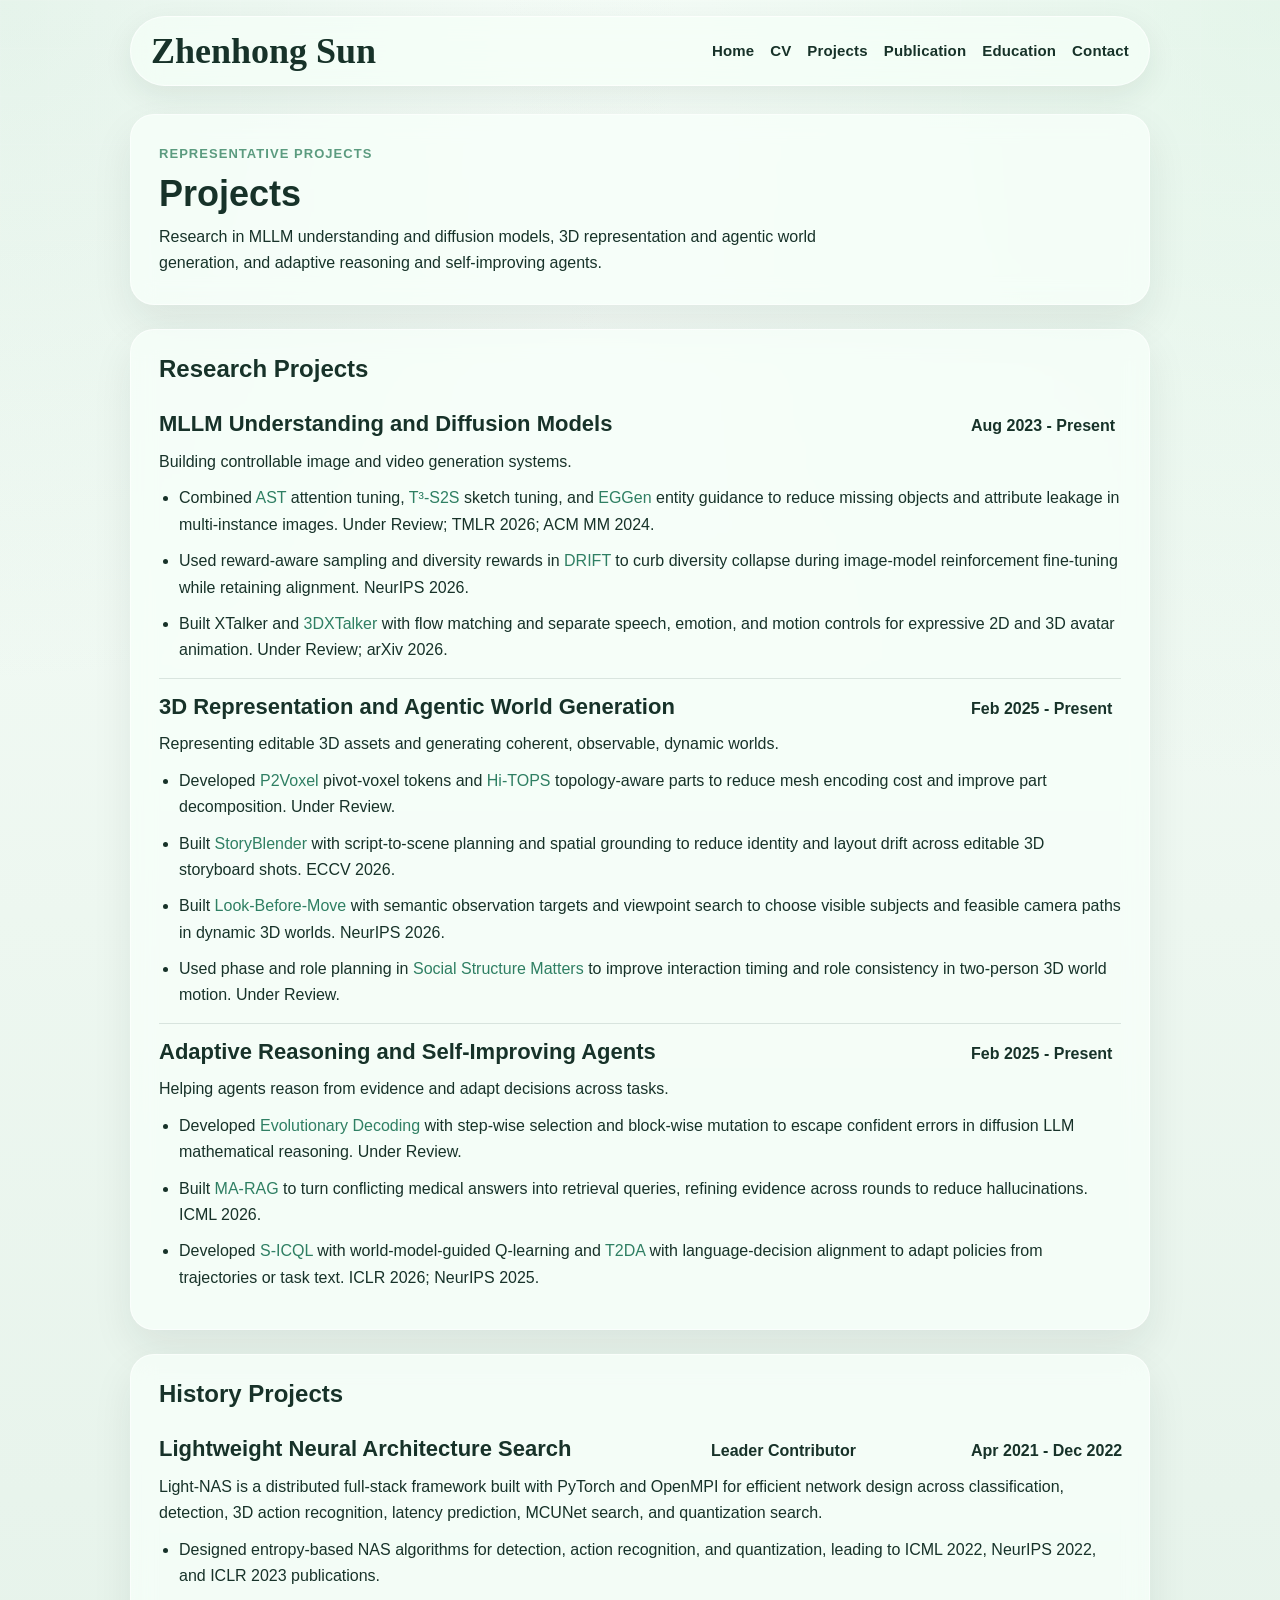
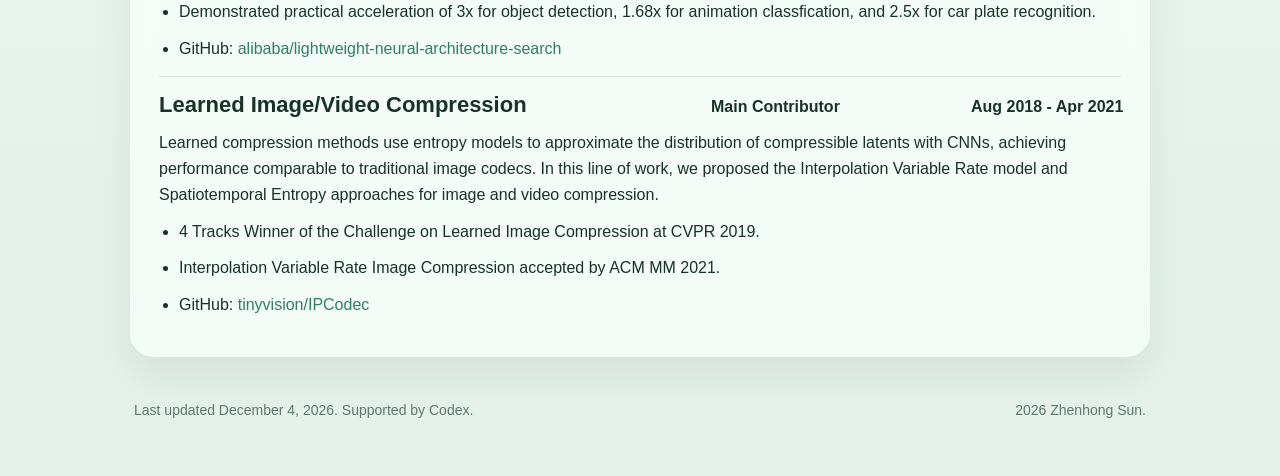
<file: projects.html>
<!DOCTYPE html>
<html lang="en">
  <head>
    <meta charset="UTF-8" />
    <meta name="viewport" content="width=device-width, initial-scale=1.0" />
    <title>Zhenhong Sun | Projects</title>
    <meta
      name="description"
      content="Research projects by Zhenhong Sun."
    />
    <link rel="icon" href="favicon.svg" type="image/svg+xml" />
    <link rel="stylesheet" href="styles.css" />
  </head>
  <body>
    <div class="page-shell">
      <header class="site-header">
        <a class="brand" href="index.html">Zhenhong Sun</a>
        <nav class="site-nav" aria-label="Primary">
          <a href="index.html">Home</a>
          <a href="cv.html">CV</a>
          <a href="projects.html">Projects</a>
          <a href="publications.html">Publication</a>
          <a href="education.html">Education</a>
          <a href="index.html#contact">Contact</a>
        </nav>
      </header>

      <main>
        <section class="page-header">
          <p class="meta">Representative Projects</p>
          <h1 class="page-title">Projects</h1>
          <p class="lede">
            Research in MLLM understanding and diffusion models, 3D representation and
            agentic world generation, and adaptive reasoning and self-improving agents.
          </p>
        </section>

        <section class="section-block">
          <h2 class="project-group-heading">Research Projects</h2>
          <div class="project-entry">
            <div>
              <div class="project-line project-line-current">
                <div class="project-title-line">MLLM Understanding and Diffusion Models</div>
                <div class="project-time">Aug 2023 - Present</div>
              </div>
              <p>Building controllable image and video generation systems.</p>
              <ul class="simple-list">
                <li>Combined <a href="https://arxiv.org/abs/2504.10148">AST</a> attention tuning, <a href="https://arxiv.org/abs/2412.13486">T³-S2S</a> sketch tuning, and <a href="https://doi.org/10.1145/3664647.3680898">EGGen</a> entity guidance to reduce missing objects and attribute leakage in multi-instance images. Under Review; TMLR 2026; ACM MM 2024.</li>
                <li>Used reward-aware sampling and diversity rewards in <a href="https://arxiv.org/abs/2601.12401">DRIFT</a> to curb diversity collapse during image-model reinforcement fine-tuning while retaining alignment. NeurIPS 2026.</li>
                <li>Built XTalker and <a href="https://arxiv.org/abs/2602.10516">3DXTalker</a> with flow matching and separate speech, emotion, and motion controls for expressive 2D and 3D avatar animation. Under Review; arXiv 2026.</li>
              </ul>
            </div>
          </div>
          <div class="project-entry">
            <div>
              <div class="project-line project-line-current">
                <div class="project-title-line">3D Representation and Agentic World Generation</div>
                <div class="project-time">Feb 2025 - Present</div>
              </div>
              <p>Representing editable 3D assets and generating coherent, observable, dynamic worlds.</p>
              <ul class="simple-list">
                <li>Developed <a href="https://arxiv.org/abs/2608.07549">P2Voxel</a> pivot-voxel tokens and <a href="https://arxiv.org/abs/2608.00767">Hi-TOPS</a> topology-aware parts to reduce mesh encoding cost and improve part decomposition. Under Review.</li>
                <li>Built <a href="https://arxiv.org/abs/2604.03315">StoryBlender</a> with script-to-scene planning and spatial grounding to reduce identity and layout drift across editable 3D storyboard shots. ECCV 2026.</li>
                <li>Built <a href="https://arxiv.org/abs/2606.26964">Look-Before-Move</a> with semantic observation targets and viewpoint search to choose visible subjects and feasible camera paths in dynamic 3D worlds. NeurIPS 2026.</li>
                <li>Used phase and role planning in <a href="https://arxiv.org/abs/2606.24255">Social Structure Matters</a> to improve interaction timing and role consistency in two-person 3D world motion. Under Review.</li>
              </ul>
            </div>
          </div>
          <div class="project-entry">
            <div>
              <div class="project-line project-line-current">
                <div class="project-title-line">Adaptive Reasoning and Self-Improving Agents</div>
                <div class="project-time">Feb 2025 - Present</div>
              </div>
              <p>Helping agents reason from evidence and adapt decisions across tasks.</p>
              <ul class="simple-list">
                <li>Developed <a href="https://arxiv.org/abs/2608.00605">Evolutionary Decoding</a> with step-wise selection and block-wise mutation to escape confident errors in diffusion LLM mathematical reasoning. Under Review.</li>
                <li>Built <a href="https://arxiv.org/abs/2603.03292">MA-RAG</a> to turn conflicting medical answers into retrieval queries, refining evidence across rounds to reduce hallucinations. ICML 2026.</li>
                <li>Developed <a href="https://arxiv.org/abs/2506.01299">S-ICQL</a> with world-model-guided Q-learning and <a href="https://arxiv.org/abs/2504.15046">T2DA</a> with language-decision alignment to adapt policies from trajectories or task text. ICLR 2026; NeurIPS 2025.</li>
              </ul>
            </div>
          </div>
        </section>

        <section class="section-block">
          <h2 class="project-group-heading">History Projects</h2>
          <div class="project-entry">
            <div>
              <div class="project-line">
                <div class="project-title-line">Lightweight Neural Architecture Search</div>
                <div class="project-role">Leader Contributor</div>
                <div class="project-time">Apr 2021 - Dec 2022</div>
              </div>
              <p>
                Light-NAS is a distributed full-stack framework built with
                PyTorch and OpenMPI for efficient network design across
                classification, detection, 3D action recognition, latency
                prediction, MCUNet search, and quantization search.
              </p>
              <ul class="simple-list">
                <li>Designed entropy-based NAS algorithms for detection, action recognition, and quantization, leading to ICML 2022, NeurIPS 2022, and ICLR 2023 publications.</li>
                <li>Demonstrated practical acceleration of 3x for object detection, 1.68x for animation classfication, and 2.5x for car plate recognition.</li>
                <li>
                  GitHub:
                  <a
                    href="https://github.com/alibaba/lightweight-neural-architecture-search"
                    target="_blank"
                    rel="noreferrer"
                    >alibaba/lightweight-neural-architecture-search</a
                  >
                </li>
              </ul>
            </div>
          </div>

          <div class="project-entry">
            <div>
              <div class="project-line">
                <div class="project-title-line">Learned Image/Video Compression</div>
                <div class="project-role">Main Contributor</div>
                <div class="project-time">Aug 2018 - Apr 2021</div>
              </div>
              <p>
                Learned compression methods use entropy models to approximate
                the distribution of compressible latents with CNNs, achieving
                performance comparable to traditional image codecs. In this
                line of work, we proposed the Interpolation Variable Rate model
                and Spatiotemporal Entropy approaches for image and video
                compression.
              </p>
              <ul class="simple-list">
                <li>4 Tracks Winner of the Challenge on Learned Image Compression at CVPR 2019.</li>
                <li>Interpolation Variable Rate Image Compression accepted by ACM MM 2021.</li>
                <li>
                  GitHub:
                  <a
                    href="https://github.com/tinyvision/IPCodec"
                    target="_blank"
                    rel="noreferrer"
                    >tinyvision/IPCodec</a
                  >
                </li>
              </ul>
            </div>
          </div>
        </section>
      </main>

      <footer class="site-footer">
        <p>Last updated <span id="last-updated">recently</span>. Supported by Codex.</p>
        <p><span id="current-year"></span> Zhenhong Sun.</p>
      </footer>
    </div>

    <script src="script.js"></script>
  </body>
</html>
</file>
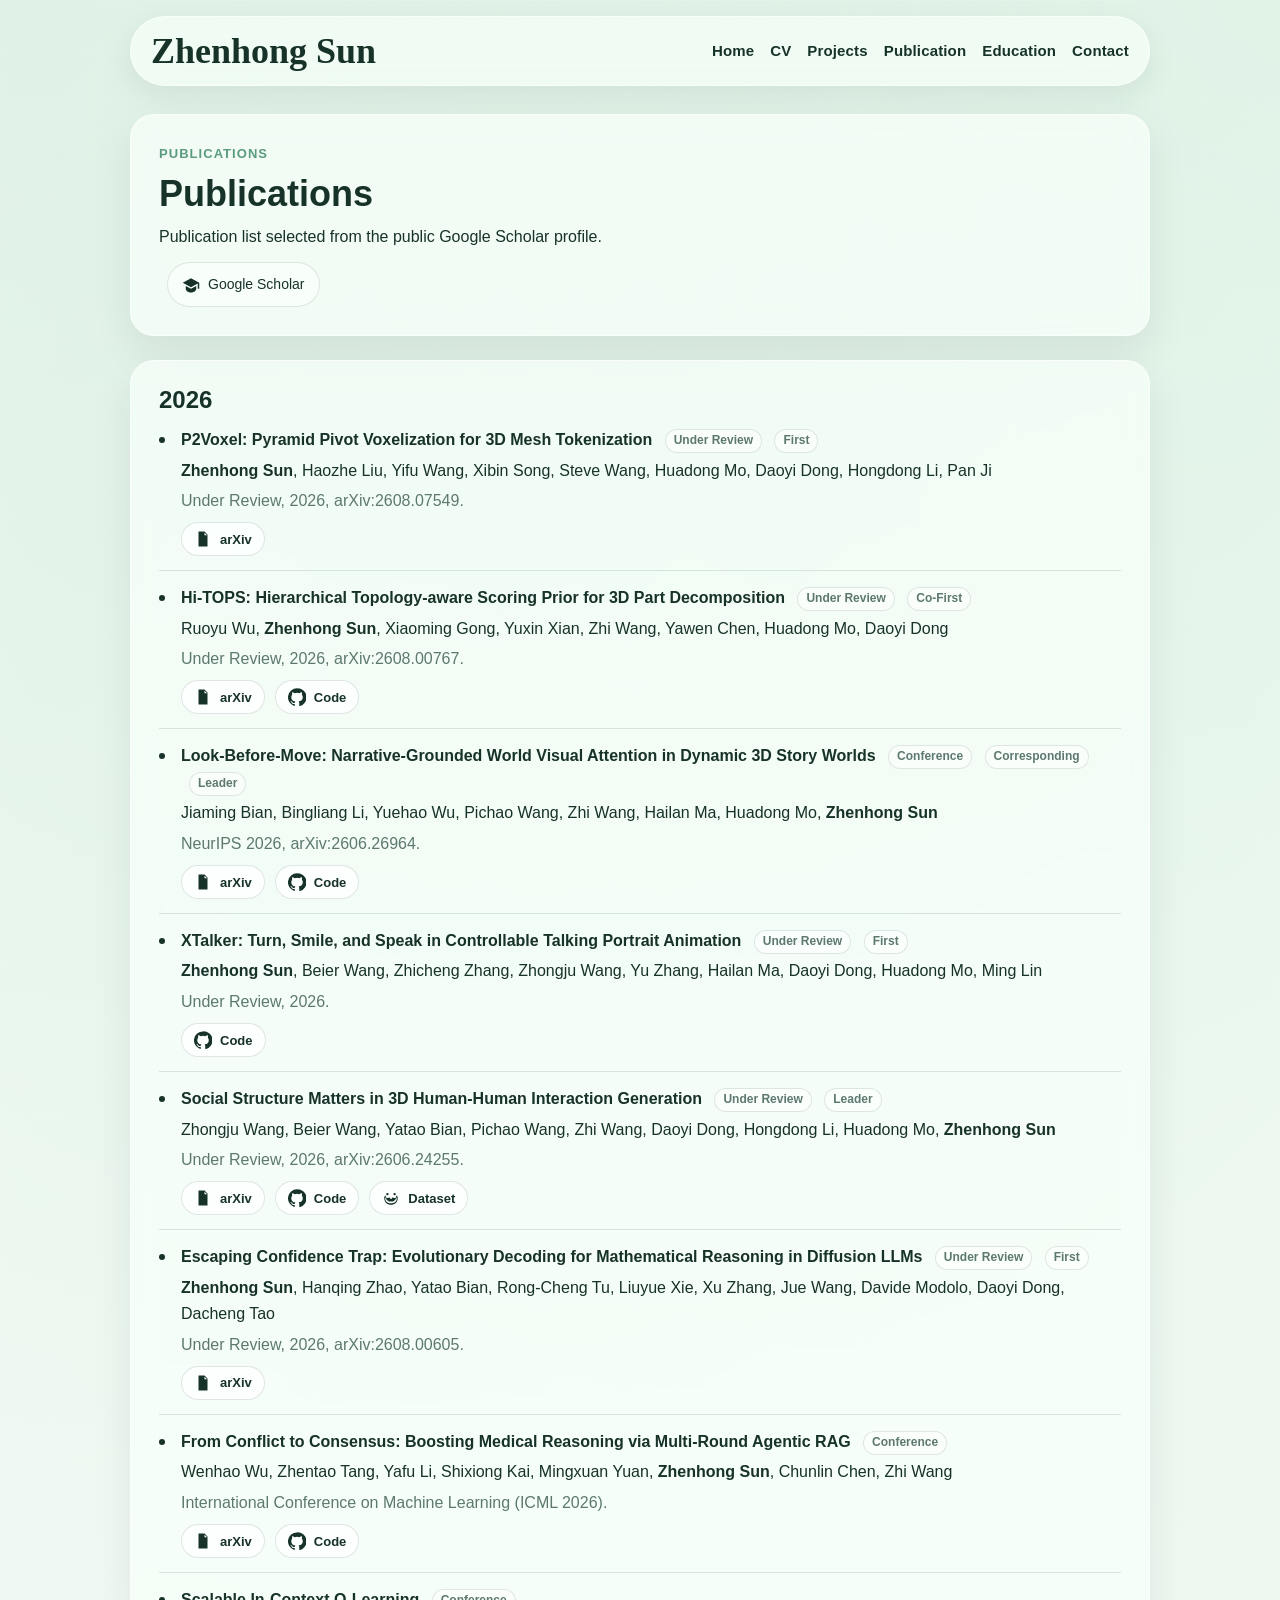
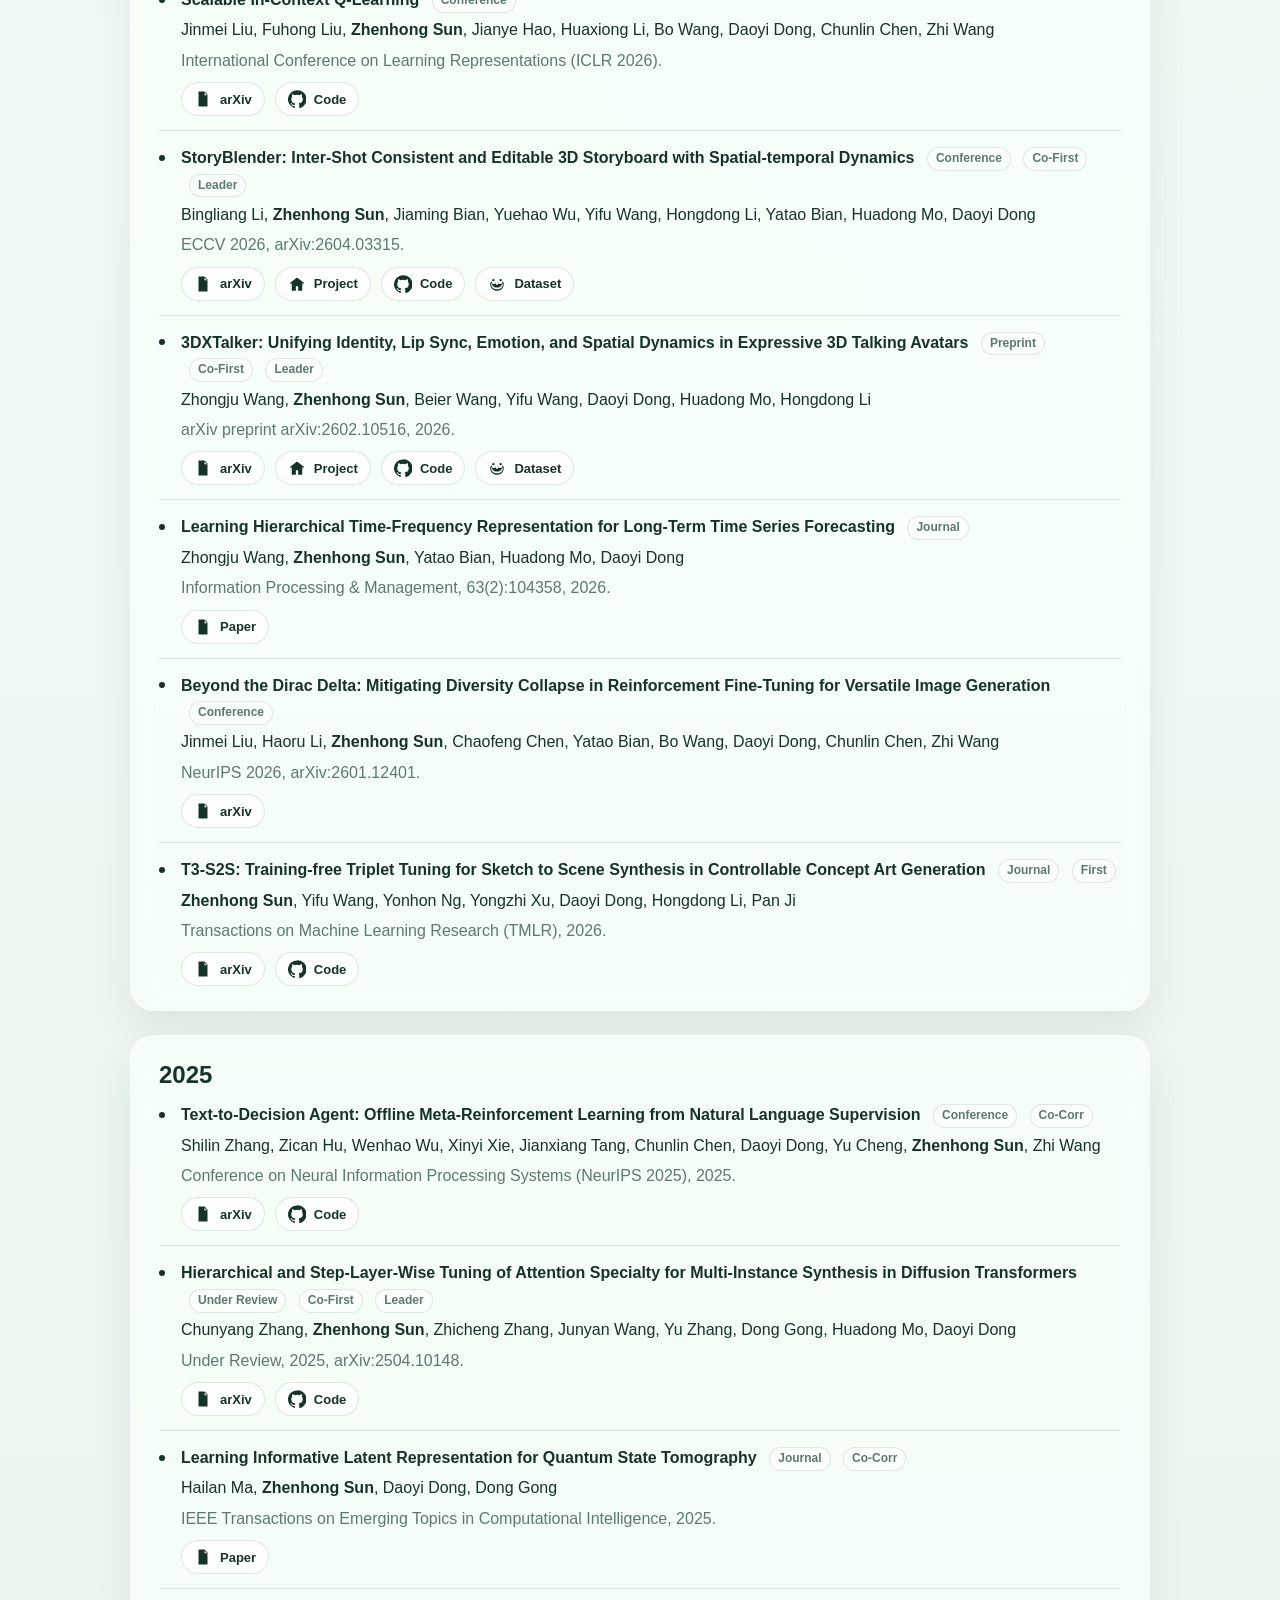
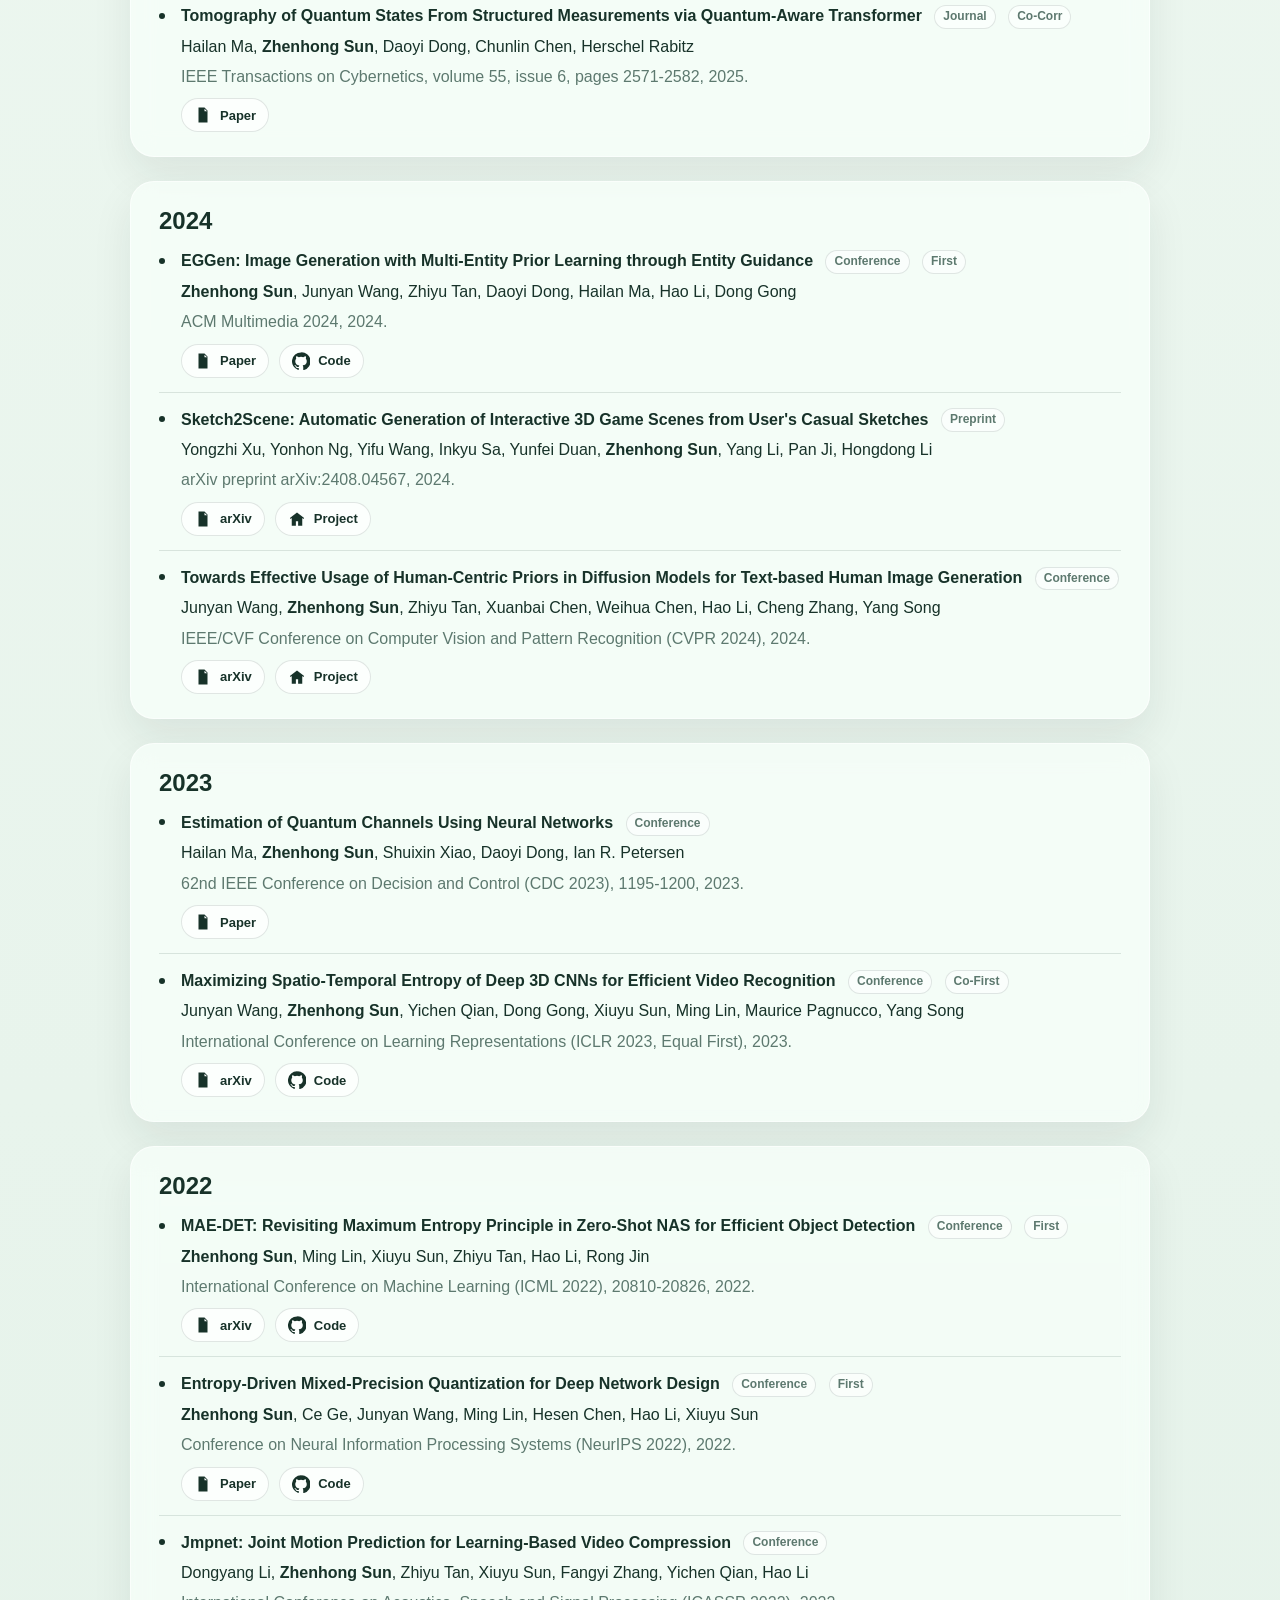
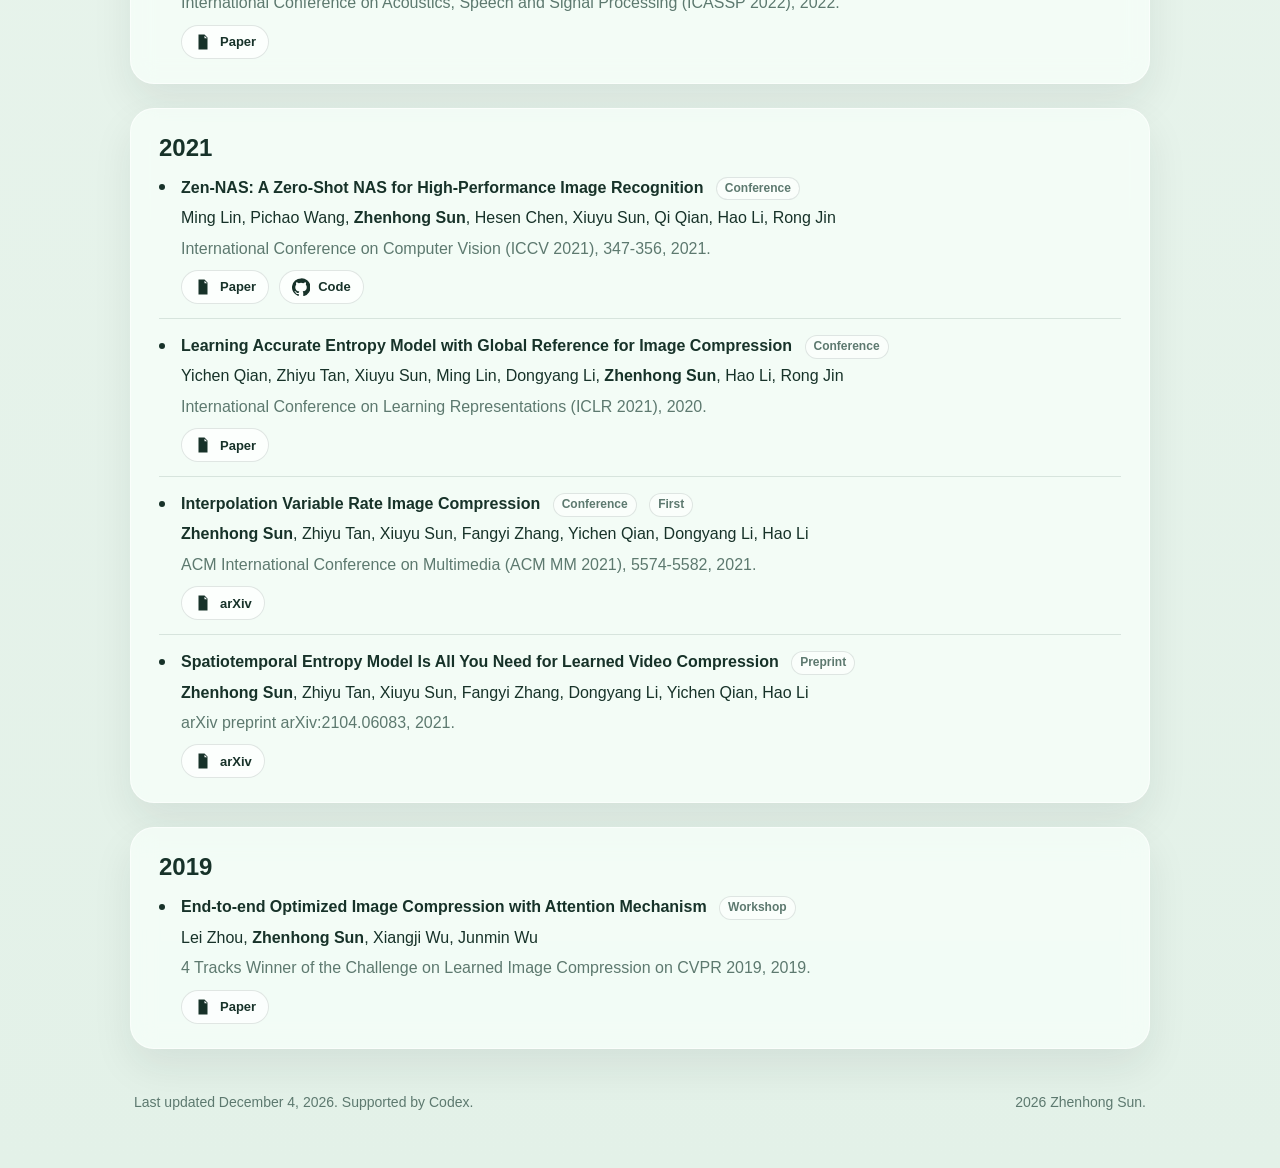
<file: publications.html>
<!DOCTYPE html>
<html lang="en">
  <head>
    <meta charset="UTF-8" />
    <meta name="viewport" content="width=device-width, initial-scale=1.0" />
    <title>Zhenhong Sun | Publication</title>
    <meta
      name="description"
      content="Publication list of Zhenhong Sun, aligned with the public Google Scholar profile."
    />
    <link rel="icon" href="favicon.svg" type="image/svg+xml" />
    <link rel="stylesheet" href="styles.css" />
  </head>
  <body>
    <div class="page-shell">
      <header class="site-header">
        <a class="brand" href="index.html">Zhenhong Sun</a>
        <nav class="site-nav" aria-label="Primary">
          <a href="index.html">Home</a>
          <a href="cv.html">CV</a>
          <a href="projects.html">Projects</a>
          <a href="publications.html">Publication</a>
          <a href="education.html">Education</a>
          <a href="index.html#contact">Contact</a>
        </nav>
      </header>

      <main>
        <section class="page-header">
          <p class="meta">Publications</p>
          <h1 class="page-title">Publications</h1>
          <p class="lede">
            Publication list selected from the public Google Scholar profile.
          </p>
          <p class="lede publications-note">
            <a
              class="icon-link scholar-link"
              href="https://scholar.google.com/citations?user=eDiXHP8AAAAJ"
              target="_blank"
              rel="noreferrer"
              aria-label="Google Scholar"
              title="Google Scholar"
            >
              <svg viewBox="0 0 24 24" aria-hidden="true">
                <path d="M12 3 1 9l11 6 9-4.91V17h2V9L12 3Zm0 14L5 13.18V17c0 2.76 3.13 5 7 5s7-2.24 7-5v-3.82L12 17Z" />
              </svg>
              <span>Google Scholar</span>
            </a>
          </p>
        </section>

        <section class="year-block">
          <h2>2026</h2>
          <ul class="publication-list">
            <li>
              <div class="publication-title-row">
                <span class="publication-bullet" aria-hidden="true"></span>
                <div class="publication-title">
                  P2Voxel: Pyramid Pivot Voxelization for 3D Mesh Tokenization
                  <span class="publication-type">Under Review</span>
                  <span class="publication-type">First</span>
                </div>
              </div>
              <div class="publication-authors">
                <strong>Zhenhong Sun</strong>, Haozhe Liu, Yifu Wang, Xibin
                Song, Steve Wang, Huadong Mo, Daoyi Dong, Hongdong Li, Pan Ji
              </div>
              <div class="publication-venue">
                Under Review, 2026, arXiv:2608.07549.
              </div>
            </li>
            <li>
              <div class="publication-title-row">
                <span class="publication-bullet" aria-hidden="true"></span>
                <div class="publication-title">
                  Hi-TOPS: Hierarchical Topology-aware Scoring Prior for 3D
                  Part Decomposition
                  <span class="publication-type">Under Review</span>
                  <span class="publication-type">Co-First</span>
                </div>
              </div>
              <div class="publication-authors">
                Ruoyu Wu, <strong>Zhenhong Sun</strong>, Xiaoming Gong, Yuxin
                Xian, Zhi Wang, Yawen Chen, Huadong Mo, Daoyi Dong
              </div>
              <div class="publication-venue">
                Under Review, 2026, arXiv:2608.00767.
              </div>
            </li>
            <li>
              <div class="publication-title-row">
                <span class="publication-bullet" aria-hidden="true"></span>
                <div class="publication-title">
                  Look-Before-Move: Narrative-Grounded World Visual Attention
                  in Dynamic 3D Story Worlds
                  <span class="publication-type">Conference</span>
                  <span class="publication-type">Corresponding</span>
                  <span class="publication-type">Leader</span>
                </div>
              </div>
              <div class="publication-authors">
                Jiaming Bian, Bingliang Li, Yuehao Wu, Pichao Wang, Zhi Wang,
                Hailan Ma, Huadong Mo, <strong>Zhenhong Sun</strong>
              </div>
              <div class="publication-venue">
                NeurIPS 2026, arXiv:2606.26964.
              </div>
            </li>
            <li>
              <div class="publication-title-row">
                <span class="publication-bullet" aria-hidden="true"></span>
                <div class="publication-title">
                  XTalker: Turn, Smile, and Speak in Controllable Talking
                  Portrait Animation
                  <span class="publication-type">Under Review</span>
                  <span class="publication-type">First</span>
                </div>
              </div>
              <div class="publication-authors">
                <strong>Zhenhong Sun</strong>, Beier Wang, Zhicheng Zhang,
                Zhongju Wang, Yu Zhang, Hailan Ma, Daoyi Dong, Huadong Mo,
                Ming Lin
              </div>
              <div class="publication-venue">
                Under Review, 2026.
              </div>
            </li>
            <li>
              <div class="publication-title-row">
                <span class="publication-bullet" aria-hidden="true"></span>
                <div class="publication-title">
                  Social Structure Matters in 3D Human-Human Interaction
                  Generation
                  <span class="publication-type">Under Review</span>
                  <span class="publication-type">Leader</span>
                </div>
              </div>
              <div class="publication-authors">
                Zhongju Wang, Beier Wang, Yatao Bian, Pichao Wang, Zhi Wang,
                Daoyi Dong, Hongdong Li, Huadong Mo, <strong>Zhenhong Sun</strong>
              </div>
              <div class="publication-venue">
                Under Review, 2026, arXiv:2606.24255.
              </div>
            </li>
            <li>
              <div class="publication-title-row">
                <span class="publication-bullet" aria-hidden="true"></span>
                <div class="publication-title">
                  Escaping Confidence Trap: Evolutionary Decoding for
                  Mathematical Reasoning in Diffusion LLMs
                  <span class="publication-type">Under Review</span>
                  <span class="publication-type">First</span>
                </div>
              </div>
              <div class="publication-authors">
                <strong>Zhenhong Sun</strong>, Hanqing Zhao, Yatao Bian,
                Rong-Cheng Tu, Liuyue Xie, Xu Zhang, Jue Wang, Davide Modolo,
                Daoyi Dong, Dacheng Tao
              </div>
              <div class="publication-venue">
                Under Review, 2026, arXiv:2608.00605.
              </div>
            </li>
            <li>
              <div class="publication-title-row">
                <span class="publication-bullet" aria-hidden="true"></span>
                <div class="publication-title">
                  From Conflict to Consensus: Boosting Medical Reasoning via
                  Multi-Round Agentic RAG
                  <span class="publication-type">Conference</span>
                </div>
              </div>
              <div class="publication-authors">
                Wenhao Wu, Zhentao Tang, Yafu Li, Shixiong Kai, Mingxuan Yuan,
                <strong>Zhenhong Sun</strong>, Chunlin Chen, Zhi Wang
              </div>
              <div class="publication-venue">
                International Conference on Machine Learning (ICML 2026).
              </div>
            </li>
            <li>
              <div class="publication-title-row">
                <span class="publication-bullet" aria-hidden="true"></span>
                <div class="publication-title">
                  Scalable In-Context Q-Learning
                  <span class="publication-type">Conference</span>
                </div>
              </div>
              <div class="publication-authors">
                Jinmei Liu, Fuhong Liu, <strong>Zhenhong Sun</strong>, Jianye
                Hao, Huaxiong Li, Bo Wang, Daoyi Dong, Chunlin Chen, Zhi Wang
              </div>
              <div class="publication-venue">
                International Conference on Learning Representations (ICLR 2026).
              </div>
            </li>
            <li>
              <div class="publication-title-row">
                <span class="publication-bullet" aria-hidden="true"></span>
                <div class="publication-title">
                  StoryBlender: Inter-Shot Consistent and Editable 3D
                  Storyboard with Spatial-temporal Dynamics
                  <span class="publication-type">Conference</span>
                  <span class="publication-type">Co-First</span>
                  <span class="publication-type">Leader</span>
                </div>
              </div>
              <div class="publication-authors">
                Bingliang Li, <strong>Zhenhong Sun</strong>, Jiaming Bian,
                Yuehao Wu, Yifu Wang, Hongdong Li, Yatao Bian, Huadong Mo,
                Daoyi Dong
              </div>
              <div class="publication-venue">
                ECCV 2026, arXiv:2604.03315.
              </div>
            </li>
            <li>
              <div class="publication-title-row">
                <span class="publication-bullet" aria-hidden="true"></span>
                <div class="publication-title">
                  3DXTalker: Unifying Identity, Lip Sync, Emotion, and Spatial
                  Dynamics in Expressive 3D Talking Avatars
                  <span class="publication-type">Preprint</span>
                  <span class="publication-type">Co-First</span>
                  <span class="publication-type">Leader</span>
                </div>
              </div>
              <div class="publication-authors">
                Zhongju Wang, <strong>Zhenhong Sun</strong>, Beier Wang, Yifu
                Wang, Daoyi Dong, Huadong Mo, Hongdong Li
              </div>
              <div class="publication-venue">
                arXiv preprint arXiv:2602.10516, 2026.
              </div>
            </li>
            <li>
              <div class="publication-title-row">
                <span class="publication-bullet" aria-hidden="true"></span>
                <div class="publication-title">
                  Learning Hierarchical Time-Frequency Representation for
                  Long-Term Time Series Forecasting
                  <span class="publication-type">Journal</span>
                </div>
              </div>
              <div class="publication-authors">
                Zhongju Wang, <strong>Zhenhong Sun</strong>, Yatao Bian, Huadong Mo,
                Daoyi Dong
              </div>
              <div class="publication-venue">
                Information Processing &amp; Management, 63(2):104358, 2026.
              </div>
            </li>
            <li>
              <div class="publication-title-row">
                <span class="publication-bullet" aria-hidden="true"></span>
                <div class="publication-title">
                  Beyond the Dirac Delta: Mitigating Diversity Collapse in
                  Reinforcement Fine-Tuning for Versatile Image Generation
                  <span class="publication-type">Conference</span>
                </div>
              </div>
              <div class="publication-authors">
                Jinmei Liu, Haoru Li, <strong>Zhenhong Sun</strong>, Chaofeng
                Chen, Yatao Bian, Bo Wang, Daoyi Dong, Chunlin Chen, Zhi Wang
              </div>
              <div class="publication-venue">
                NeurIPS 2026, arXiv:2601.12401.
              </div>
            </li>
            <li>
              <div class="publication-title-row">
                <span class="publication-bullet" aria-hidden="true"></span>
                <div class="publication-title">
                  T3-S2S: Training-free Triplet Tuning for Sketch to Scene
                  Synthesis in Controllable Concept Art Generation
                  <span class="publication-type">Journal</span>
                  <span class="publication-type">First</span>
                </div>
              </div>
              <div class="publication-authors">
                <strong>Zhenhong Sun</strong>, Yifu Wang, Yonhon Ng, Yongzhi
                Xu, Daoyi Dong, Hongdong Li, Pan Ji
              </div>
              <div class="publication-venue">
                Transactions on Machine Learning Research (TMLR), 2026.
              </div>
            </li>
          </ul>
        </section>

        <section class="year-block">
          <h2>2025</h2>
          <ul class="publication-list">
            <li>
              <div class="publication-title-row">
                <span class="publication-bullet" aria-hidden="true"></span>
                <div class="publication-title">
                  Text-to-Decision Agent: Offline Meta-Reinforcement Learning
                  from Natural Language Supervision
                  <span class="publication-type">Conference</span>
                  <span class="publication-type">Co-Corr</span>
                </div>
              </div>
              <div class="publication-authors">
                Shilin Zhang, Zican Hu, Wenhao Wu, Xinyi Xie, Jianxiang Tang,
                Chunlin Chen, Daoyi Dong, Yu Cheng, <strong>Zhenhong Sun</strong>,
                Zhi Wang
              </div>
              <div class="publication-venue">
                Conference on Neural Information Processing Systems
                (NeurIPS 2025), 2025.
              </div>
            </li>
            <li>
              <div class="publication-title-row">
                <span class="publication-bullet" aria-hidden="true"></span>
                <div class="publication-title">
                  Hierarchical and Step-Layer-Wise Tuning of Attention Specialty
                  for Multi-Instance Synthesis in Diffusion Transformers
                  <span class="publication-type">Under Review</span>
                  <span class="publication-type">Co-First</span>
                  <span class="publication-type">Leader</span>
                </div>
              </div>
              <div class="publication-authors">
                Chunyang Zhang, <strong>Zhenhong Sun</strong>, Zhicheng Zhang,
                Junyan Wang, Yu Zhang, Dong Gong, Huadong Mo, Daoyi Dong
              </div>
              <div class="publication-venue">
                Under Review, 2025, arXiv:2504.10148.
              </div>
            </li>
            <li>
              <div class="publication-title-row">
                <span class="publication-bullet" aria-hidden="true"></span>
                <div class="publication-title">
                  Learning Informative Latent Representation for Quantum State
                  Tomography
                  <span class="publication-type">Journal</span>
                  <span class="publication-type">Co-Corr</span>
                </div>
              </div>
              <div class="publication-authors">
                Hailan Ma, <strong>Zhenhong Sun</strong>, Daoyi Dong, Dong Gong
              </div>
              <div class="publication-venue">
                IEEE Transactions on Emerging Topics in Computational
                Intelligence, 2025.
              </div>
            </li>
            <li>
              <div class="publication-title-row">
                <span class="publication-bullet" aria-hidden="true"></span>
                <div class="publication-title">
                  Tomography of Quantum States From Structured Measurements via
                  Quantum-Aware Transformer
                  <span class="publication-type">Journal</span>
                  <span class="publication-type">Co-Corr</span>
                </div>
              </div>
              <div class="publication-authors">
                Hailan Ma, <strong>Zhenhong Sun</strong>, Daoyi Dong, Chunlin
                Chen, Herschel Rabitz
              </div>
              <div class="publication-venue">
                IEEE Transactions on Cybernetics, volume 55, issue 6, pages
                2571-2582, 2025.
              </div>
            </li>
          </ul>
        </section>

        <section class="year-block">
          <h2>2024</h2>
          <ul class="publication-list">
            <li>
              <div class="publication-title-row">
                <span class="publication-bullet" aria-hidden="true"></span>
                <div class="publication-title">
                  EGGen: Image Generation with Multi-Entity Prior Learning
                  through Entity Guidance
                  <span class="publication-type">Conference</span>
                  <span class="publication-type">First</span>
                </div>
              </div>
              <div class="publication-authors">
                <strong>Zhenhong Sun</strong>, Junyan Wang, Zhiyu Tan, Daoyi
                Dong, Hailan Ma, Hao Li, Dong Gong
              </div>
              <div class="publication-venue">
                ACM Multimedia 2024, 2024.
              </div>
            </li>
            <li>
              <div class="publication-title-row">
                <span class="publication-bullet" aria-hidden="true"></span>
                <div class="publication-title">
                  Sketch2Scene: Automatic Generation of Interactive 3D Game
                  Scenes from User's Casual Sketches
                  <span class="publication-type">Preprint</span>
                </div>
              </div>
              <div class="publication-authors">
                Yongzhi Xu, Yonhon Ng, Yifu Wang, Inkyu Sa, Yunfei Duan,
                <strong>Zhenhong Sun</strong>, Yang Li, Pan Ji, Hongdong Li
              </div>
              <div class="publication-venue">
                arXiv preprint arXiv:2408.04567, 2024.
              </div>
            </li>
            <li>
              <div class="publication-title-row">
                <span class="publication-bullet" aria-hidden="true"></span>
                <div class="publication-title">
                  Towards Effective Usage of Human-Centric Priors in Diffusion
                  Models for Text-based Human Image Generation
                  <span class="publication-type">Conference</span>
                </div>
              </div>
              <div class="publication-authors">
                Junyan Wang, <strong>Zhenhong Sun</strong>, Zhiyu Tan, Xuanbai
                Chen, Weihua Chen, Hao Li, Cheng Zhang, Yang Song
              </div>
              <div class="publication-venue">
                IEEE/CVF Conference on Computer Vision and Pattern Recognition
                (CVPR 2024), 2024.
              </div>
            </li>
          </ul>
        </section>

        <section class="year-block">
          <h2>2023</h2>
          <ul class="publication-list">
            <li>
              <div class="publication-title-row">
                <span class="publication-bullet" aria-hidden="true"></span>
                <div class="publication-title">
                  Estimation of Quantum Channels Using Neural Networks
                  <span class="publication-type">Conference</span>
                </div>
              </div>
              <div class="publication-authors">
                Hailan Ma, <strong>Zhenhong Sun</strong>, Shuixin Xiao, Daoyi
                Dong, Ian R. Petersen
              </div>
              <div class="publication-venue">
                62nd IEEE Conference on Decision and Control (CDC 2023),
                1195-1200, 2023.
              </div>
            </li>
            <li>
              <div class="publication-title-row">
                <span class="publication-bullet" aria-hidden="true"></span>
                <div class="publication-title">
                  Maximizing Spatio-Temporal Entropy of Deep 3D CNNs for Efficient
                  Video Recognition
                  <span class="publication-type">Conference</span>
                  <span class="publication-type">Co-First</span>
                </div>
              </div>
              <div class="publication-authors">
                Junyan Wang, <strong>Zhenhong Sun</strong>, Yichen Qian, Dong
                Gong, Xiuyu Sun, Ming Lin, Maurice Pagnucco, Yang Song
              </div>
              <div class="publication-venue">
                International Conference on Learning Representations (ICLR 2023,
                Equal First), 2023.
              </div>
            </li>
          </ul>
        </section>

        <section class="year-block">
          <h2>2022</h2>
          <ul class="publication-list">
            <li>
              <div class="publication-title-row">
                <span class="publication-bullet" aria-hidden="true"></span>
                <div class="publication-title">
                  MAE-DET: Revisiting Maximum Entropy Principle in Zero-Shot NAS
                  for Efficient Object Detection
                  <span class="publication-type">Conference</span>
                  <span class="publication-type">First</span>
                </div>
              </div>
              <div class="publication-authors">
                <strong>Zhenhong Sun</strong>, Ming Lin, Xiuyu Sun, Zhiyu Tan,
                Hao Li, Rong Jin
              </div>
              <div class="publication-venue">
                International Conference on Machine Learning (ICML 2022),
                20810-20826, 2022.
              </div>
            </li>
            <li>
              <div class="publication-title-row">
                <span class="publication-bullet" aria-hidden="true"></span>
                <div class="publication-title">
                  Entropy-Driven Mixed-Precision Quantization for Deep Network Design
                  <span class="publication-type">Conference</span>
                  <span class="publication-type">First</span>
                </div>
              </div>
              <div class="publication-authors">
                <strong>Zhenhong Sun</strong>, Ce Ge, Junyan Wang, Ming Lin,
                Hesen Chen, Hao Li, Xiuyu Sun
              </div>
              <div class="publication-venue">
                Conference on Neural Information Processing Systems (NeurIPS 2022),
                2022.
              </div>
            </li>
            <li>
              <div class="publication-title-row">
                <span class="publication-bullet" aria-hidden="true"></span>
                <div class="publication-title">
                  Jmpnet: Joint Motion Prediction for Learning-Based Video Compression
                  <span class="publication-type">Conference</span>
                </div>
              </div>
              <div class="publication-authors">
                Dongyang Li, <strong>Zhenhong Sun</strong>, Zhiyu Tan, Xiuyu
                Sun, Fangyi Zhang, Yichen Qian, Hao Li
              </div>
              <div class="publication-venue">
                International Conference on Acoustics, Speech and Signal
                Processing (ICASSP 2022), 2022.
              </div>
            </li>
          </ul>
        </section>

        <section class="year-block">
          <h2>2021</h2>
          <ul class="publication-list">
            <li>
              <div class="publication-title-row">
                <span class="publication-bullet" aria-hidden="true"></span>
                <div class="publication-title">
                  Zen-NAS: A Zero-Shot NAS for High-Performance Image Recognition
                  <span class="publication-type">Conference</span>
                </div>
              </div>
              <div class="publication-authors">
                Ming Lin, Pichao Wang, <strong>Zhenhong Sun</strong>, Hesen
                Chen, Xiuyu Sun, Qi Qian, Hao Li, Rong Jin
              </div>
              <div class="publication-venue">
                International Conference on Computer Vision (ICCV 2021),
                347-356, 2021.
              </div>
            </li>
            <li>
              <div class="publication-title-row">
                <span class="publication-bullet" aria-hidden="true"></span>
                <div class="publication-title">
                  Learning Accurate Entropy Model with Global Reference for
                  Image Compression
                  <span class="publication-type">Conference</span>
                </div>
              </div>
              <div class="publication-authors">
                Yichen Qian, Zhiyu Tan, Xiuyu Sun, Ming Lin, Dongyang Li,
                <strong>Zhenhong Sun</strong>, Hao Li, Rong Jin
              </div>
              <div class="publication-venue">
                International Conference on Learning Representations (ICLR 2021),
                2020.
              </div>
            </li>
            <li>
              <div class="publication-title-row">
                <span class="publication-bullet" aria-hidden="true"></span>
                <div class="publication-title">
                  Interpolation Variable Rate Image Compression
                  <span class="publication-type">Conference</span>
                  <span class="publication-type">First</span>
                </div>
              </div>
              <div class="publication-authors">
                <strong>Zhenhong Sun</strong>, Zhiyu Tan, Xiuyu Sun, Fangyi
                Zhang, Yichen Qian, Dongyang Li, Hao Li
              </div>
              <div class="publication-venue">
                ACM International Conference on Multimedia (ACM MM 2021),
                5574-5582, 2021.
              </div>
            </li>
            <li>
              <div class="publication-title-row">
                <span class="publication-bullet" aria-hidden="true"></span>
                <div class="publication-title">
                  Spatiotemporal Entropy Model Is All You Need for Learned Video
                  Compression
                  <span class="publication-type">Preprint</span>
                </div>
              </div>
              <div class="publication-authors">
                <strong>Zhenhong Sun</strong>, Zhiyu Tan, Xiuyu Sun, Fangyi
                Zhang, Dongyang Li, Yichen Qian, Hao Li
              </div>
              <div class="publication-venue">
                arXiv preprint arXiv:2104.06083, 2021.
              </div>
            </li>
          </ul>
        </section>

        <section class="year-block">
          <h2>2019</h2>
          <ul class="publication-list">
            <li>
              <div class="publication-title-row">
                <span class="publication-bullet" aria-hidden="true"></span>
                <div class="publication-title">
                  End-to-end Optimized Image Compression with Attention Mechanism
                  <span class="publication-type">Workshop</span>
                </div>
              </div>
              <div class="publication-authors">
                Lei Zhou, <strong>Zhenhong Sun</strong>, Xiangji Wu, Junmin Wu
              </div>
              <div class="publication-venue">
                4 Tracks Winner of the Challenge on Learned Image Compression on
                CVPR 2019, 2019.
              </div>
            </li>
          </ul>
        </section>
      </main>

      <footer class="site-footer">
        <p>Last updated <span id="last-updated">recently</span>. Supported by Codex.</p>
        <p><span id="current-year"></span> Zhenhong Sun.</p>
      </footer>
    </div>

    <script src="script.js"></script>
  </body>
</html>
</file>
<file: styles.css>
:root {
  --bg: #edf7f0;
  --bg-soft: rgba(248, 255, 250, 0.9);
  --surface: rgba(248, 255, 250, 0.76);
  --surface-strong: #f8fffa;
  --text: #173229;
  --muted: #5d796f;
  --line: rgba(23, 50, 41, 0.12);
  --link: #2f7f63;
  --accent: #5b9b7f;
  --max-width: 1020px;
  --shadow: 0 18px 40px rgba(28, 38, 32, 0.08);
}

*,
*::before,
*::after {
  box-sizing: border-box;
}

html {
  scroll-behavior: smooth;
}

body {
  margin: 0;
  min-height: 100vh;
  font-family: Arial, Helvetica, sans-serif;
  font-size: 16px;
  line-height: 1.65;
  color: var(--text);
  background:
    radial-gradient(circle at top left, rgba(149, 201, 170, 0.18), transparent 28%),
    radial-gradient(circle at top right, rgba(210, 237, 219, 0.5), transparent 32%),
    linear-gradient(180deg, #f7fdf9 0%, #edf7f0 44%, #e3f1e8 100%);
}

body::before {
  content: "";
  position: fixed;
  inset: 0;
  background-image:
    linear-gradient(rgba(255, 255, 255, 0.28) 1px, transparent 1px),
    linear-gradient(90deg, rgba(255, 255, 255, 0.24) 1px, transparent 1px);
  background-size: 48px 48px;
  mask-image: linear-gradient(180deg, rgba(0, 0, 0, 0.3), transparent 72%);
  pointer-events: none;
  z-index: -1;
}

a {
  color: var(--link);
  text-decoration: none;
}

a:hover,
a:focus-visible {
  text-decoration: underline;
}

img {
  max-width: 100%;
  display: block;
}

.page-shell {
  width: min(calc(100% - 32px), var(--max-width));
  margin: 0 auto;
  padding: 16px 0 40px;
}

.site-header {
  display: flex;
  align-items: center;
  justify-content: space-between;
  gap: 20px;
  padding: 16px 20px;
  margin-bottom: 28px;
  border: 1px solid rgba(255, 255, 255, 0.64);
  border-radius: 999px;
  background: rgba(246, 255, 249, 0.72);
  backdrop-filter: blur(14px);
  box-shadow: 0 10px 30px rgba(20, 45, 35, 0.08);
}

.brand {
  color: var(--text);
  font-size: 36px;
  font-family: "Segoe Script", "Lucida Handwriting", 
    "Apple Chancery", cursive;
  font-weight: 600;
  letter-spacing: 0;
  line-height: 1;
}

.site-nav {
  display: flex;
  flex-wrap: wrap;
  gap: 16px;
}

.site-nav a {
  color: var(--text);
  font-size: 15px;
  font-family: "Arial Rounded MT Bold", "Helvetica Rounded", "SF Pro Rounded",
    "Nunito", Arial, Helvetica, sans-serif;
  font-weight: 600;
  letter-spacing: 0.01em;
}

main {
  display: grid;
  gap: 24px;
}

.hero-panel,
.section-block,
.page-header,
.year-block {
  border: 1px solid rgba(255, 255, 255, 0.62);
  border-radius: 24px;
  background: var(--surface);
  backdrop-filter: blur(12px);
  box-shadow: var(--shadow);
}

.hero-panel,
.page-header {
  padding: 28px;
}

.hero-panel {
  display: grid;
  grid-template-columns: 240px minmax(0, 1fr);
  gap: 28px;
  align-items: center;
}

.hero-photo-wrap {
  max-width: 240px;
}

.hero-photo {
  width: 100%;
  aspect-ratio: 4 / 5;
  object-fit: cover;
  border-radius: 20px;
  border: 1px solid rgba(255, 255, 255, 0.7);
}

.hero-slogan {
  margin: 14px 0 0;
  color: var(--link);
  font-family: "Segoe Script", "Lucida Handwriting", "Apple Chancery", cursive;
  font-size: 18px;
  font-weight: 600;
  line-height: 1.45;
  text-align: center;
}

.hero-slogan span {
  display: block;
}

.meta {
  margin: 0 0 8px;
  color: var(--accent);
  font-size: 13px;
  font-weight: 700;
  letter-spacing: 0.08em;
  text-transform: uppercase;
}

.page-title {
  margin: 0 0 8px;
  font-size: 36px;
  line-height: 1.2;
  color: var(--text);
}

.subtitle {
  margin: 0 0 14px;
  color: var(--muted);
  font-size: 20px;
}

.subtitle .subtitle-row {
  display: grid;
  grid-template-columns: 170px minmax(0, 1fr);
  gap: 20px;
  align-items: baseline;
}

.subtitle .subtitle-row span {
  display: block;
}

.subtitle .subtitle-row span:first-child {
  white-space: nowrap;
}

.subtitle .subtitle-row span:last-child {
  white-space: nowrap;
}

.lede {
  margin: 0;
  max-width: 740px;
}

.hero-copy .lede {
  text-align: justify;
  text-justify: inter-word;
}

.lede + .lede {
  margin-top: 12px;
}

.lede-secondary {
  max-width: 760px;
}

.publications-note {
  margin-top: 10px;
}

.icon-links {
  display: flex;
  flex-wrap: wrap;
  gap: 12px;
  margin-top: 20px;
}

.icon-link {
  display: inline-flex;
  align-items: center;
  gap: 8px;
  padding: 10px 14px;
  border: 1px solid var(--line);
  border-radius: 999px;
  background: var(--surface-strong);
  color: var(--text);
  font-size: 14px;
}

.icon-link svg {
  width: 18px;
  height: 18px;
  fill: currentColor;
}

.section-block,
.year-block {
  padding: 24px 28px;
}

.section-block h2,
.page-header h2,
.year-block h2 {
  margin: 0 0 12px;
  font-size: 24px;
  line-height: 1.25;
}

.research-title {
  margin-bottom: 16px;
}

.research-title > span:not(.research-arrow) {
  color: var(--link);
  font-family: "Segoe Script", "Lucida Handwriting", "Apple Chancery", cursive;
  font-size: 1.22em;
  font-weight: 800;
  letter-spacing: 0.01em;
}

.research-arrow {
  display: inline-flex;
  width: 58px;
  height: 16px;
  margin: 0 8px;
  color: var(--link);
  vertical-align: middle;
}

.research-arrow svg {
  width: 100%;
  height: 100%;
  fill: none;
  stroke: currentColor;
  stroke-width: 2;
  stroke-linecap: round;
  stroke-linejoin: round;
}

.section-heading-row {
  display: flex;
  align-items: baseline;
  justify-content: space-between;
  gap: 16px;
  margin-bottom: 10px;
}

.text-link {
  font-size: 14px;
}

.inline-icon-link {
  display: inline-flex;
  vertical-align: middle;
  margin-left: 6px;
  color: var(--link);
}

.inline-icon-link svg {
  width: 15px;
  height: 15px;
  fill: currentColor;
}

.text-columns {
  display: grid;
  grid-template-columns: 1fr 1.1fr;
  gap: 24px;
}

.overview-grid {
  display: grid;
  grid-template-columns: repeat(3, minmax(0, 1fr));
  gap: 14px;
  margin-top: 14px;
}

.overview-card {
  min-height: 220px;
  padding: 24px;
  border: 1px solid var(--line);
  border-radius: 8px;
  background: rgba(255, 255, 255, 0.5);
}

.overview-icon {
  width: 34px;
  height: 34px;
  margin-bottom: 14px;
  color: var(--link);
  fill: currentColor;
}

.overview-card h3 {
  margin: 0 0 6px;
  color: var(--text);
  font-size: 18px;
  line-height: 1.3;
}

.overview-card ul {
  margin: 0;
  padding-left: 18px;
  color: var(--muted);
  font-size: 17px;
  line-height: 1.55;
}

.overview-card li + li {
  margin-top: 2px;
}

.research-direction + .research-direction {
  margin-top: 22px;
}

.research-direction h3 {
  margin: 18px 0 8px;
  font-size: 20px;
  line-height: 1.3;
}

.simple-list,
.timeline-list,
.representative-list {
  margin: 12px 0 0;
  padding-left: 20px;
}

.timeline-list {
  padding-left: 0;
  list-style: none;
}

.timeline-list li {
  display: grid;
  grid-template-columns: 8px 74px minmax(0, 1fr);
  gap: 10px;
  align-items: baseline;
}

.simple-list li + li,
.timeline-list li + li,
.representative-list li + li {
  margin-top: 10px;
}

.timeline-date {
  display: grid;
  grid-template-columns: 28px 42px;
  gap: 4px;
  width: 100%;
  text-align: right;
  color: var(--accent);
  font-weight: 700;
  font-variant-numeric: tabular-nums;
}

.timeline-dot {
  width: 6px;
  height: 6px;
  margin-top: 0.62em;
  border-radius: 50%;
  background: var(--text);
}

.timeline-text {
  min-width: 0;
}

.news-highlight {
  font-weight: 700;
  color: var(--text);
}

.publication-list {
  margin: 0;
  padding: 0;
  list-style: none;
}

.publication-list li + li {
  margin-top: 14px;
  padding-top: 14px;
  border-top: 1px solid var(--line);
}

.publication-title-row {
  display: grid;
  grid-template-columns: 12px minmax(0, 1fr);
  gap: 10px;
  align-items: start;
}

.publication-bullet {
  width: 6px;
  height: 6px;
  margin-top: 0.6em;
  border-radius: 50%;
  background: var(--text);
}

.publication-title {
  color: var(--text);
  font-weight: 700;
}

.publication-authors,
.publication-venue,
.publication-summary {
  margin-top: 4px;
  margin-left: 22px;
}

.publication-authors {
  color: var(--text);
}

.publication-venue {
  margin-top: 4px;
  color: var(--muted);
}

.resource-links {
  display: flex;
  flex-wrap: wrap;
  gap: 10px;
  margin-top: 8px;
  margin-left: 22px;
}

.resource-link {
  display: inline-flex;
  align-items: center;
  justify-content: center;
  gap: 8px;
  min-width: 34px;
  height: 34px;
  padding: 0 12px;
  border: 1px solid var(--line);
  border-radius: 999px;
  background: rgba(255, 255, 255, 0.72);
  color: var(--text);
  transition: transform 0.18s ease, border-color 0.18s ease,
    background-color 0.18s ease;
}

.resource-link:hover,
.resource-link:focus-visible {
  text-decoration: none;
  transform: translateY(-1px);
  border-color: rgba(47, 127, 99, 0.35);
  background: rgba(255, 255, 255, 0.95);
}

.resource-link svg {
  width: 18px;
  height: 18px;
  fill: currentColor;
}

.resource-link span {
  font-size: 13px;
  font-weight: 600;
  line-height: 1;
}

.scholar-link {
  margin-left: 8px;
  vertical-align: middle;
}

.publication-summary {
  display: inline-block;
  padding: 4px 8px;
  border-radius: 6px;
  background: rgba(31, 38, 35, 0.08);
  color: var(--muted);
  font-family: "Courier New", Courier, monospace;
  font-size: 14px;
}

.publication-type {
  display: inline-block;
  margin-left: 8px;
  padding: 1px 8px;
  border: 1px solid var(--line);
  border-radius: 999px;
  background: rgba(255, 255, 255, 0.6);
  color: var(--muted);
  font-size: 12px;
  font-weight: 600;
  vertical-align: middle;
}

.paper-link-icon {
  display: inline-flex;
  vertical-align: middle;
  margin-left: 6px;
  color: var(--link);
}

.paper-link-icon svg {
  width: 22px;
  height: 22px;
  fill: currentColor;
}

.contact-grid {
  display: grid;
  grid-template-columns: repeat(2, minmax(0, 1fr));
  gap: 16px 24px;
}

.contact-grid strong {
  display: block;
  margin-bottom: 4px;
  color: var(--muted);
  font-size: 14px;
}

.cv-item {
  padding: 12px 0;
}

.cv-item + .cv-item {
  border-top: 1px solid var(--line);
}

.teaching-entry {
  display: grid;
  grid-template-columns: 180px minmax(0, 1fr);
  gap: 18px;
  padding: 14px 0;
}

.teaching-entry + .teaching-entry {
  border-top: 1px solid var(--line);
}

.teaching-time {
  color: var(--muted);
  font-size: 14px;
}

.teaching-entry h3 {
  margin: 0 0 4px;
  font-size: 18px;
  line-height: 1.35;
}

.teaching-entry p {
  margin: 0;
}

.teaching-entry p + p {
  margin-top: 4px;
}

.table-wrap {
  width: 100%;
  overflow-x: auto;
}

.profile-table {
  width: 100%;
  border-collapse: collapse;
  margin-top: 12px;
  table-layout: fixed;
}

.profile-table th,
.profile-table td {
  padding: 14px 16px;
  border-bottom: 1px solid var(--line);
  text-align: left;
  vertical-align: top;
}

.profile-table th {
  color: var(--muted);
  font-size: 13px;
  font-weight: 700;
  letter-spacing: 0.04em;
  text-transform: uppercase;
}

.profile-table tbody tr:last-child td {
  border-bottom: none;
}

.profile-table th:nth-child(1),
.profile-table td:nth-child(1) {
  width: 24%;
}

.profile-table th:nth-child(2),
.profile-table td:nth-child(2) {
  width: 18%;
}

.profile-table th:nth-child(3),
.profile-table td:nth-child(3) {
  width: 30%;
}

.profile-table th:nth-child(4),
.profile-table td:nth-child(4) {
  width: 28%;
}

.project-entry {
  padding: 14px 0;
}

.project-group-heading {
  margin-top: 8px;
}

.project-entry + .project-entry {
  border-top: 1px solid var(--line);
}

.project-entry > div {
  width: 100%;
}

.project-entry p {
  margin: 10px 0 0;
}

.project-entry ul {
  margin-top: 10px;
}

.project-line {
  display: grid;
  grid-template-columns: minmax(0, 1fr) 130px 150px;
  align-items: baseline;
  gap: 10px;
  width: 100%;
}

.project-line-current {
  grid-template-columns: minmax(0, 1fr) 150px;
}

.project-title-line {
  min-width: 0;
  color: var(--text);
  font-size: 22px;
  font-weight: 700;
  line-height: 1.3;
}

.project-role,
.project-time {
  color: var(--text);
  font-size: 16px;
  font-weight: 600;
  line-height: 1.4;
  white-space: nowrap;
  text-align: left;
}

.project-role {
  margin-left: -120px;
}

.engagement-entry {
  display: grid;
  grid-template-columns: 180px minmax(0, 1fr);
  gap: 18px;
  padding: 14px 0;
}

.engagement-entry + .engagement-entry {
  border-top: 1px solid var(--line);
}

.engagement-time {
  color: var(--muted);
  font-size: 14px;
}

.engagement-entry h3 {
  margin: 0 0 4px;
  font-size: 18px;
  line-height: 1.35;
}

.engagement-entry p {
  margin: 0;
}

.engagement-entry p + p {
  margin-top: 4px;
}

.mentor-name {
  display: inline-block;
  margin-bottom: 6px;
  color: var(--text);
  font-weight: 700;
}

.cv-meta {
  margin-bottom: 4px;
  color: var(--muted);
  font-size: 14px;
}

.site-footer {
  display: flex;
  justify-content: space-between;
  gap: 16px;
  padding: 28px 4px 0;
  color: var(--muted);
  font-size: 14px;
}

.reveal {
  opacity: 1;
  transform: none;
}

@media (max-width: 800px) {
  .hero-panel,
  .text-columns,
  .overview-grid,
  .contact-grid {
    grid-template-columns: 1fr;
  }

  .overview-card {
    padding: 22px;
  }

  .subtitle .subtitle-row span:last-child {
    white-space: normal;
  }

  .subtitle .subtitle-row span:first-child {
    white-space: normal;
  }

  .hero-photo-wrap {
    max-width: 220px;
  }
}

@media (max-width: 720px) {
  .page-shell {
    width: min(calc(100% - 20px), var(--max-width));
  }

  .site-header,
  .site-footer {
    display: block;
  }

  .site-nav {
    margin-top: 10px;
  }

  .hero-panel,
  .page-header,
  .section-block,
  .year-block {
    padding: 20px;
    border-radius: 20px;
  }

  .page-title {
    font-size: 30px;
  }

  .subtitle {
    font-size: 16px;
  }

  .teaching-entry {
    grid-template-columns: 1fr;
    gap: 6px;
  }

  .project-entry {
    gap: 6px;
  }

  .project-line {
    display: block;
  }

  .project-role,
  .project-time {
    margin-top: 10px;
    margin-right: 8px;
    font-size: 15px;
  }

  .engagement-entry {
    grid-template-columns: 1fr;
    gap: 6px;
  }
}
</file>
